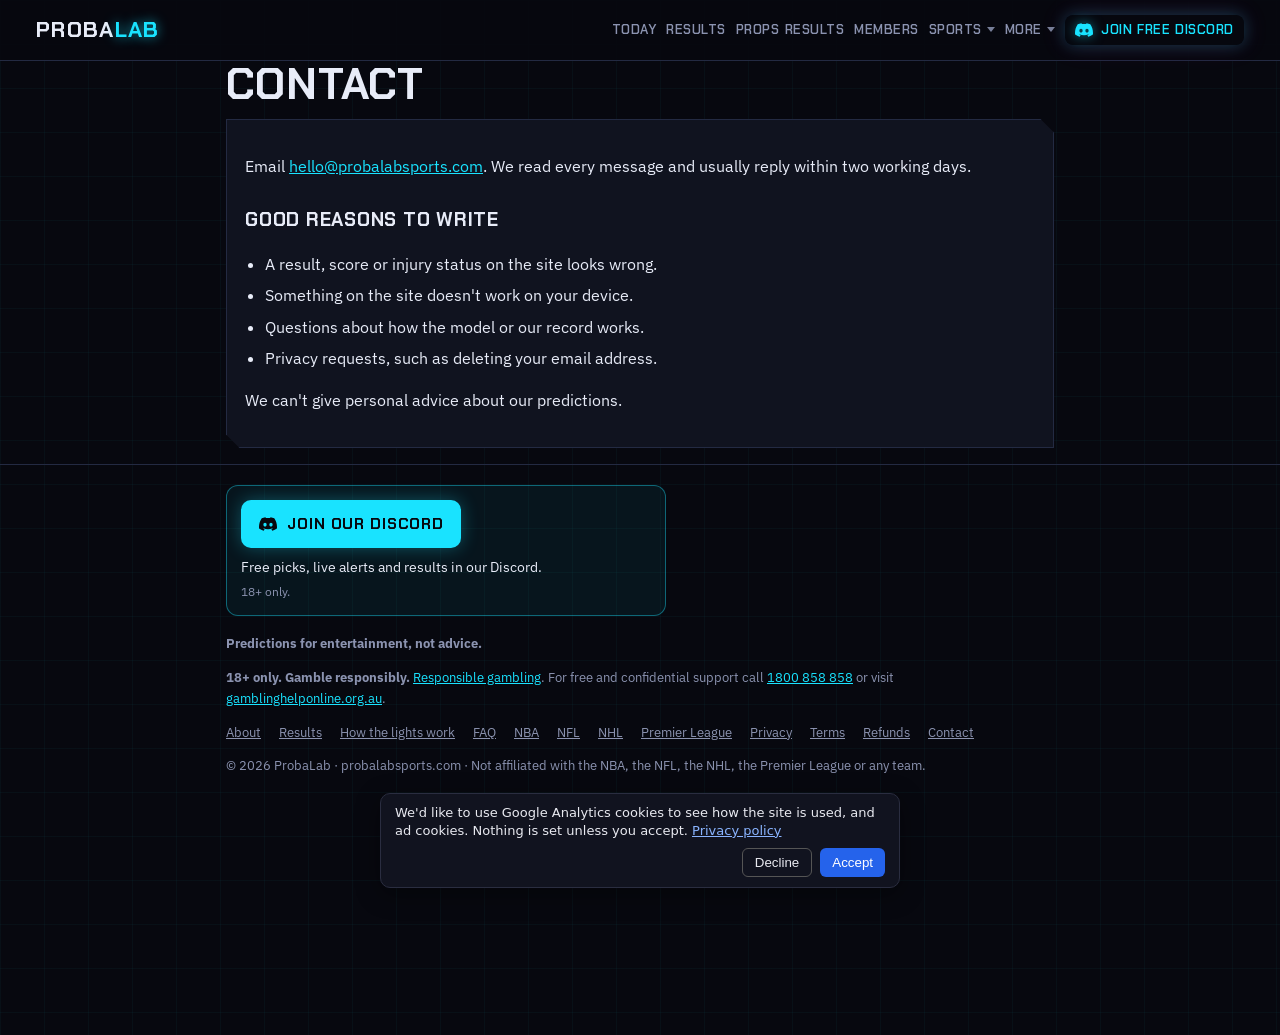
<file: contact.html>
<!doctype html>
<html lang="en-AU">
<head>
<!-- Google Analytics 4 (G-SS0L9DMVG3), Consent Mode v2: loads only after Accept --><script src="/consent.js"></script>
<script async src="https://pagead2.googlesyndication.com/pagead/js/adsbygoogle.js?client=ca-pub-9777350158785226" crossorigin="anonymous"></script>
<meta charset="utf-8">
<meta name="viewport" content="width=device-width, initial-scale=1, viewport-fit=cover">
<meta name="theme-color" content="#07080f">
<title>Contact | ProbaLab</title>
<meta name="description" content="Get in touch with ProbaLab.">
<link rel="canonical" href="https://probalabsports.com/contact">
<meta property="og:site_name" content="ProbaLab">
<meta property="og:type" content="website">
<meta property="og:title" content="Contact | ProbaLab">
<meta property="og:description" content="Get in touch with ProbaLab.">
<meta property="og:url" content="https://probalabsports.com/contact">
<meta property="og:image" content="https://probalabsports.com/og-image.png">
<meta property="og:image:width" content="1200">
<meta property="og:image:height" content="630">
<meta name="twitter:card" content="summary_large_image">
<meta name="twitter:title" content="Contact | ProbaLab">
<meta name="twitter:description" content="Get in touch with ProbaLab.">
<meta name="twitter:image" content="https://probalabsports.com/og-image.png">
<link rel="icon" href="/favicon.svg" type="image/svg+xml">
<link rel="icon" href="/favicon-32.png" sizes="32x32" type="image/png">
<link rel="apple-touch-icon" href="/apple-touch-icon.png">
<link rel="manifest" href="/site.webmanifest">
<link rel="preconnect" href="https://fonts.googleapis.com">
<link rel="preconnect" href="https://fonts.gstatic.com" crossorigin>
<link rel="stylesheet" href="https://fonts.googleapis.com/css2?family=Chakra+Petch:wght@600;700&family=IBM+Plex+Sans:wght@400;600&family=JetBrains+Mono:wght@400;500&display=swap">
<link rel="stylesheet" href="/page.css">
<link rel="stylesheet" href="/site-nav.css">
<link rel="stylesheet" href="/phone.css">
<meta name="apple-mobile-web-app-capable" content="yes">
<meta name="mobile-web-app-capable" content="yes">
<meta name="apple-mobile-web-app-title" content="ProbaLab">
<meta name="apple-mobile-web-app-status-bar-style" content="black">

</head>
<body>
<header class="top site-head"><div class="wrap">
  <a class="brand" href="/">Proba<b>Lab</b></a>
  <a class="nav-today" href="/today">Today</a>
  <button type="button" class="nav-toggle" aria-expanded="false" aria-controls="site-menu" aria-label="Open menu">Menu</button>
  <nav id="site-menu" class="site-nav" aria-label="Main"><a href="/today">Today</a><a href="/results">Results</a><a href="/props/results">Props Results</a><a href="/members">Members</a><div class="nav-dd" data-nav-dd>
    <button type="button" class="nav-dd-btn" aria-expanded="false" aria-controls="nav-sports-menu" aria-haspopup="menu">Sports</button>
    <div id="nav-sports-menu" class="nav-dd-panel" role="menu" hidden><a href="/nba" role="menuitem">NBA</a><a href="/props/nba" role="menuitem" class="nav-sub">Player props</a><a href="/nfl" role="menuitem">NFL</a><a href="/props/nfl" role="menuitem" class="nav-sub">Player props</a><a href="/nhl" role="menuitem">NHL</a><a href="/props/nhl" role="menuitem" class="nav-sub">Player props</a><a href="/epl" role="menuitem">EPL</a></div>
  </div><div class="nav-dd" data-nav-dd>
    <button type="button" class="nav-dd-btn" aria-expanded="false" aria-controls="nav-more-menu" aria-haspopup="menu">More</button>
    <div id="nav-more-menu" class="nav-dd-panel" role="menu" hidden><a href="/teams" role="menuitem">Teams</a><a href="/injuries" role="menuitem">Injuries</a><a href="/accuracy" role="menuitem">Accuracy</a><a href="/lights" role="menuitem">Lights</a><a href="/how-it-works" role="menuitem">How it works</a><a href="/about" role="menuitem">About</a><a href="https://x.com/probalabsports" role="menuitem" target="_blank" rel="noopener noreferrer">X · @probalabsports</a></div>
  </div><a class="discord-cta discord-cta-nav" href="https://discord.gg/B8Q2hH26hV" target="_blank" rel="noopener noreferrer"><svg class="discord-ico" viewBox="0 0 24 24" width="18" height="18" aria-hidden="true" focusable="false"><path fill="currentColor" d="M20.317 4.37a19.79 19.79 0 0 0-4.885-1.515.074.074 0 0 0-.079.037c-.21.375-.444.864-.608 1.25a18.27 18.27 0 0 0-5.487 0 12.64 12.64 0 0 0-.617-1.25.077.077 0 0 0-.079-.037A19.74 19.74 0 0 0 3.677 4.37a.07.07 0 0 0-.032.027C.533 9.046-.32 13.58.099 18.057a.082.082 0 0 0 .031.057 19.9 19.9 0 0 0 5.993 3.03.078.078 0 0 0 .084-.028 14.09 14.09 0 0 0 1.226-1.994.076.076 0 0 0-.041-.106 13.11 13.11 0 0 1-1.872-.892.077.077 0 0 1-.008-.128 10.2 10.2 0 0 0 .372-.292.074.074 0 0 1 .077-.01c3.928 1.793 8.18 1.793 12.062 0a.074.074 0 0 1 .078.01c.12.098.246.198.373.292a.077.077 0 0 1-.006.127 12.3 12.3 0 0 1-1.873.892.077.077 0 0 0-.041.107c.36.698.772 1.362 1.225 1.993a.076.076 0 0 0 .084.028 19.84 19.84 0 0 0 6.002-3.03.077.077 0 0 0 .032-.054c.5-5.177-.838-9.674-3.549-13.66a.061.061 0 0 0-.031-.03zM8.02 15.33c-1.183 0-2.157-1.085-2.157-2.419 0-1.333.956-2.419 2.157-2.419 1.21 0 2.176 1.096 2.157 2.42 0 1.333-.956 2.418-2.157 2.418zm7.975 0c-1.183 0-2.157-1.085-2.157-2.419 0-1.333.955-2.419 2.157-2.419 1.21 0 2.176 1.096 2.157 2.42 0 1.333-.946 2.418-2.157 2.418z"/></svg><span>Join free Discord</span></a></nav>
</div></header>
<main class="wrap">
<div class="legal"><h1>Contact</h1>
<section class="panel">
<p>Email <a href="mailto:hello@probalabsports.com">hello@probalabsports.com</a>. We read every message and usually reply within two working days.</p>
<h2>Good reasons to write</h2>
<ul>
<li>A result, score or injury status on the site looks wrong.</li>
<li>Something on the site doesn't work on your device.</li>
<li>Questions about how the model or our record works.</li>
<li>Privacy requests, such as deleting your email address.</li>
</ul>
<p>We can't give personal advice about our predictions.</p>
</section></div>
</main>
<footer><div class="wrap">
  <div class="discord-join" id="newsletter" data-discord-join="contact">
  <a class="discord-join-btn" href="https://discord.gg/B8Q2hH26hV" target="_blank" rel="noopener noreferrer"><svg class="discord-ico" viewBox="0 0 24 24" width="18" height="18" aria-hidden="true" focusable="false"><path fill="currentColor" d="M20.317 4.37a19.79 19.79 0 0 0-4.885-1.515.074.074 0 0 0-.079.037c-.21.375-.444.864-.608 1.25a18.27 18.27 0 0 0-5.487 0 12.64 12.64 0 0 0-.617-1.25.077.077 0 0 0-.079-.037A19.74 19.74 0 0 0 3.677 4.37a.07.07 0 0 0-.032.027C.533 9.046-.32 13.58.099 18.057a.082.082 0 0 0 .031.057 19.9 19.9 0 0 0 5.993 3.03.078.078 0 0 0 .084-.028 14.09 14.09 0 0 0 1.226-1.994.076.076 0 0 0-.041-.106 13.11 13.11 0 0 1-1.872-.892.077.077 0 0 1-.008-.128 10.2 10.2 0 0 0 .372-.292.074.074 0 0 1 .077-.01c3.928 1.793 8.18 1.793 12.062 0a.074.074 0 0 1 .078.01c.12.098.246.198.373.292a.077.077 0 0 1-.006.127 12.3 12.3 0 0 1-1.873.892.077.077 0 0 0-.041.107c.36.698.772 1.362 1.225 1.993a.076.076 0 0 0 .084.028 19.84 19.84 0 0 0 6.002-3.03.077.077 0 0 0 .032-.054c.5-5.177-.838-9.674-3.549-13.66a.061.061 0 0 0-.031-.03zM8.02 15.33c-1.183 0-2.157-1.085-2.157-2.419 0-1.333.956-2.419 2.157-2.419 1.21 0 2.176 1.096 2.157 2.42 0 1.333-.956 2.418-2.157 2.418zm7.975 0c-1.183 0-2.157-1.085-2.157-2.419 0-1.333.955-2.419 2.157-2.419 1.21 0 2.176 1.096 2.157 2.42 0 1.333-.946 2.418-2.157 2.418z"/></svg><span>Join our Discord</span></a>
  <p class="discord-join-line">Free picks, live alerts and results in our Discord.</p>
  <p class="discord-join-age">18+ only.</p>
</div>
  <p><b>Predictions for entertainment, not advice.</b></p>
  <p class="small"><b>18+ only. Gamble responsibly.</b> <a href="/responsible-gambling">Responsible gambling</a>. For free and confidential support call <a href="tel:1800858858">1800 858 858</a> or visit <a href="https://www.gamblinghelponline.org.au" rel="noopener" target="_blank">gamblinghelponline.org.au</a>.</p>
  <p class="links"><a href="/about">About</a><a href="/results">Results</a><a href="/lights">How the lights work</a><a href="/faq">FAQ</a><a href="/nba">NBA</a><a href="/nfl">NFL</a><a href="/nhl">NHL</a><a href="/epl">Premier League</a><a href="/privacy">Privacy</a><a href="/terms">Terms</a><a href="/refund">Refunds</a><a href="/contact">Contact</a></p>
  <p>© 2026 ProbaLab · probalabsports.com · Not affiliated with the NBA, the NFL, the NHL, the Premier League or any team.</p>
</div></footer>
<script>
// show times in the reader's own time zone
document.querySelectorAll("time[data-local]").forEach(function (t) {
  try { t.textContent = new Intl.DateTimeFormat(undefined, { weekday: "short", day: "numeric", month: "short", hour: "numeric", minute: "2-digit", timeZoneName: "short" }).format(new Date(t.getAttribute("datetime"))); } catch (e) {}
});
</script>
<script src="/site-nav.js"></script>
<script src="/lights.js"></script>
<script src="/phone-core.js"></script>
<script src="/phone.js"></script>
<!-- Cloudflare Web Analytics --><script defer src='https://static.cloudflareinsights.com/beacon.min.js' data-cf-beacon='{"token": "57d222ff2aaf4fd39b6d82524fe356ca"}'></script><!-- End Cloudflare Web Analytics -->
</body>
</html>
</file>
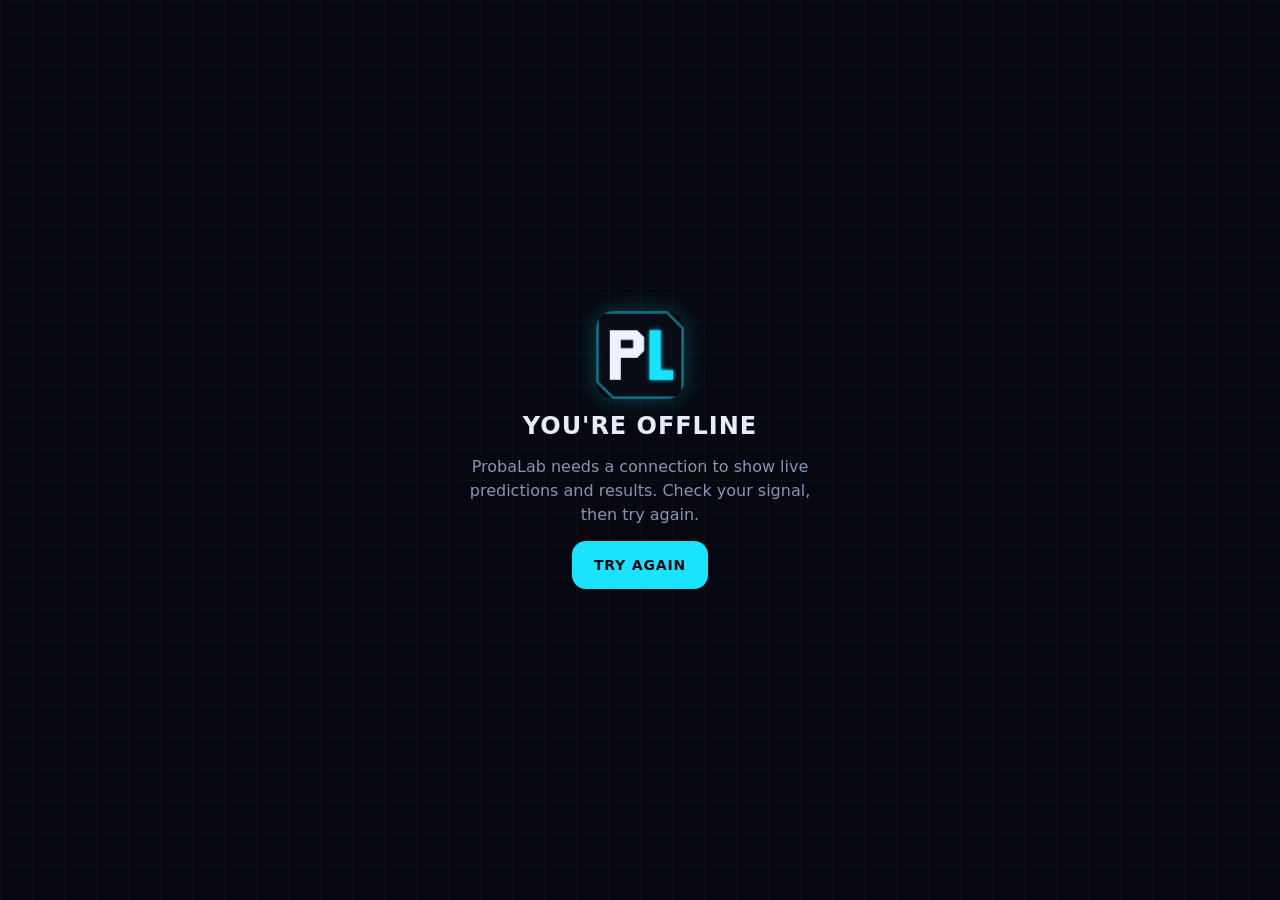
<file: offline.html>
<!doctype html>
<html lang="en-AU">
<head>
<meta charset="utf-8">
<meta name="viewport" content="width=device-width, initial-scale=1, viewport-fit=cover">
<meta name="robots" content="noindex">
<meta name="theme-color" content="#07080f">
<title>Offline | ProbaLab</title>
<link rel="icon" href="/favicon.svg" type="image/svg+xml">
<style>
  :root { color-scheme: dark; }
  * { box-sizing: border-box; }
  body { margin: 0; min-height: 100vh; display: grid; place-items: center; padding: 24px; background: #07080f; color: #e8ecf8;
    font: 16px/1.5 "IBM Plex Sans", system-ui, -apple-system, "Segoe UI", sans-serif;
    background-image: linear-gradient(rgba(25,227,255,.035) 1px, transparent 1px), linear-gradient(90deg, rgba(25,227,255,.035) 1px, transparent 1px);
    background-size: 32px 32px; }
  main { max-width: 360px; text-align: center; display: grid; gap: 14px; justify-items: center; }
  img { border-radius: 18px; box-shadow: 0 0 24px rgba(25,227,255,.25); }
  h1 { margin: 0; font: 700 24px/1.15 "Chakra Petch", "Arial Narrow", system-ui, sans-serif; text-transform: uppercase; letter-spacing: .04em; }
  p { margin: 0; color: #8b93b0; }
  button { min-height: 48px; padding: 0 22px; border: 0; border-radius: 14px; background: #19e3ff; color: #07080f;
    font: 700 14px "Chakra Petch", system-ui, sans-serif; text-transform: uppercase; letter-spacing: .06em; cursor: pointer; }
</style>
</head>
<body>
<main>
  <img src="/icon-192.png" width="88" height="88" alt="ProbaLab">
  <h1>You're offline</h1>
  <p>ProbaLab needs a connection to show live predictions and results. Check your signal, then try again.</p>
  <button type="button" onclick="location.reload()">Try again</button>
</main>
</body>
</html>
</file>
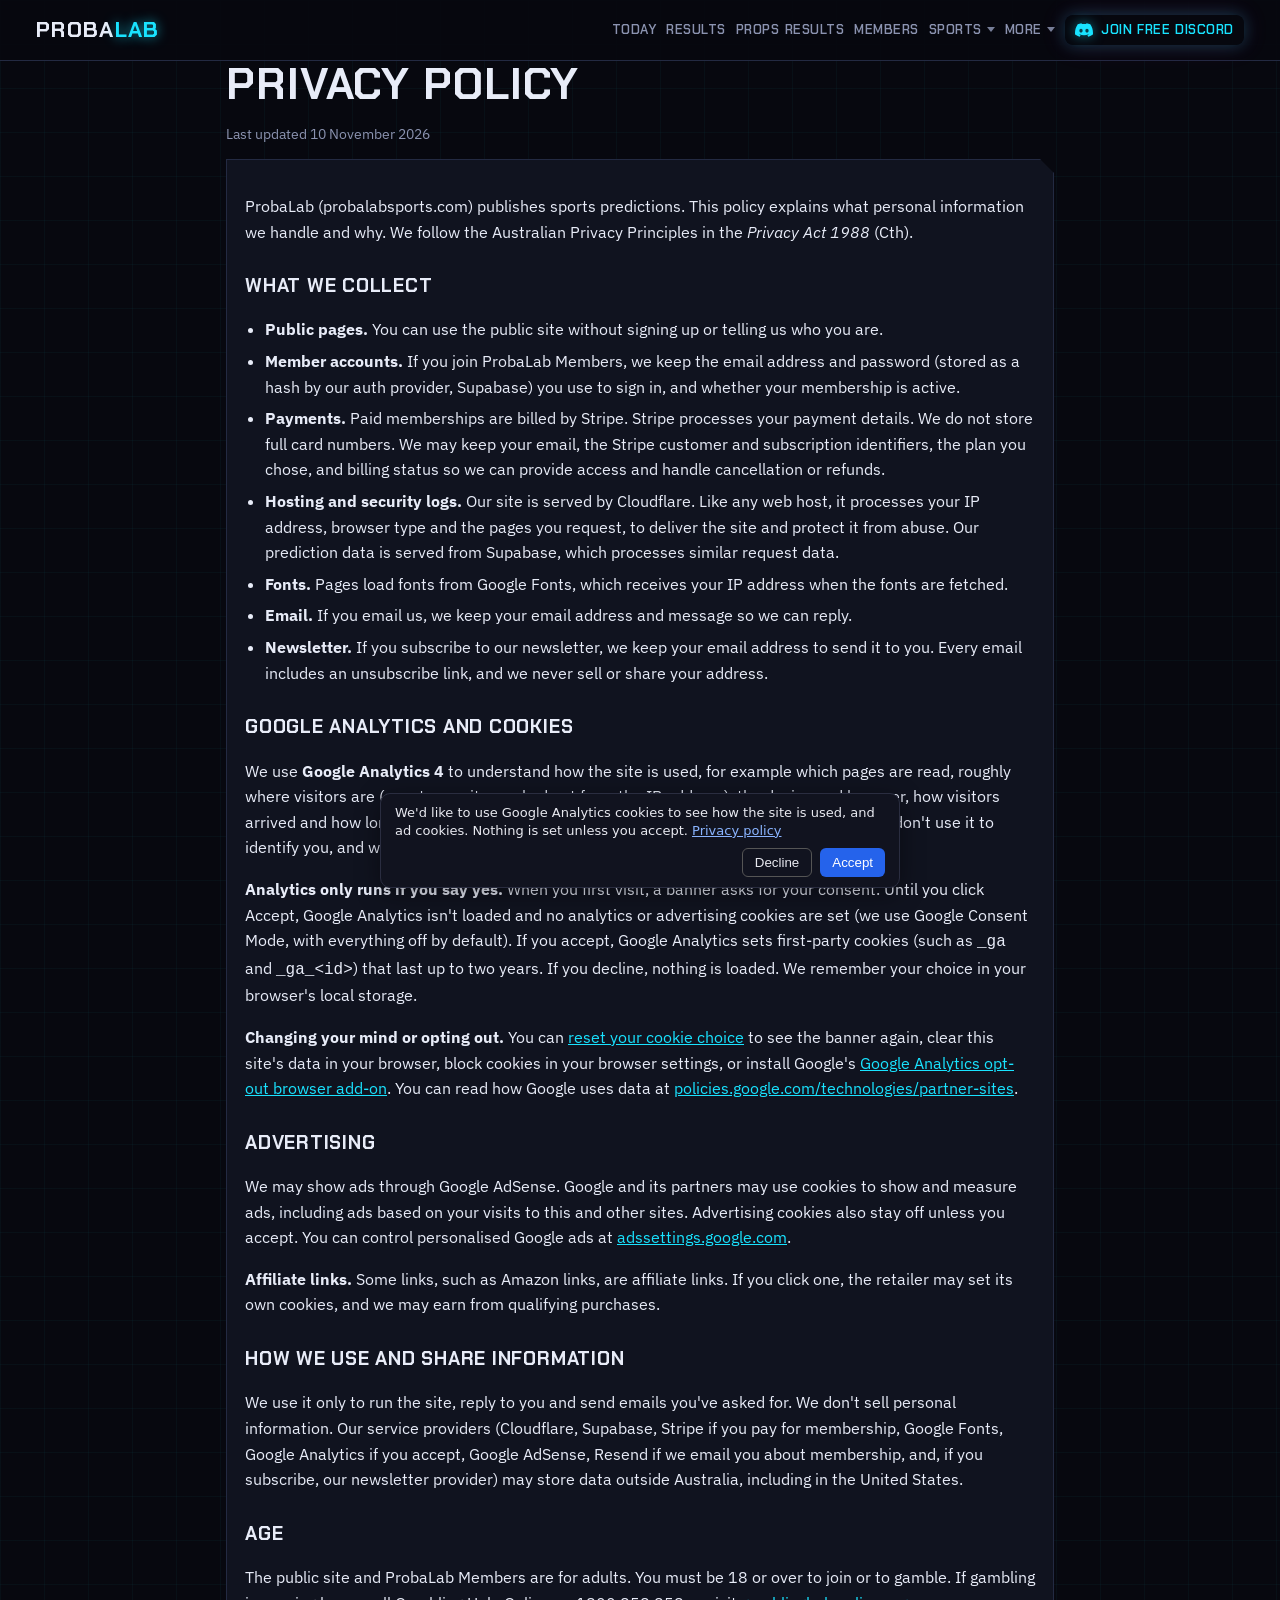
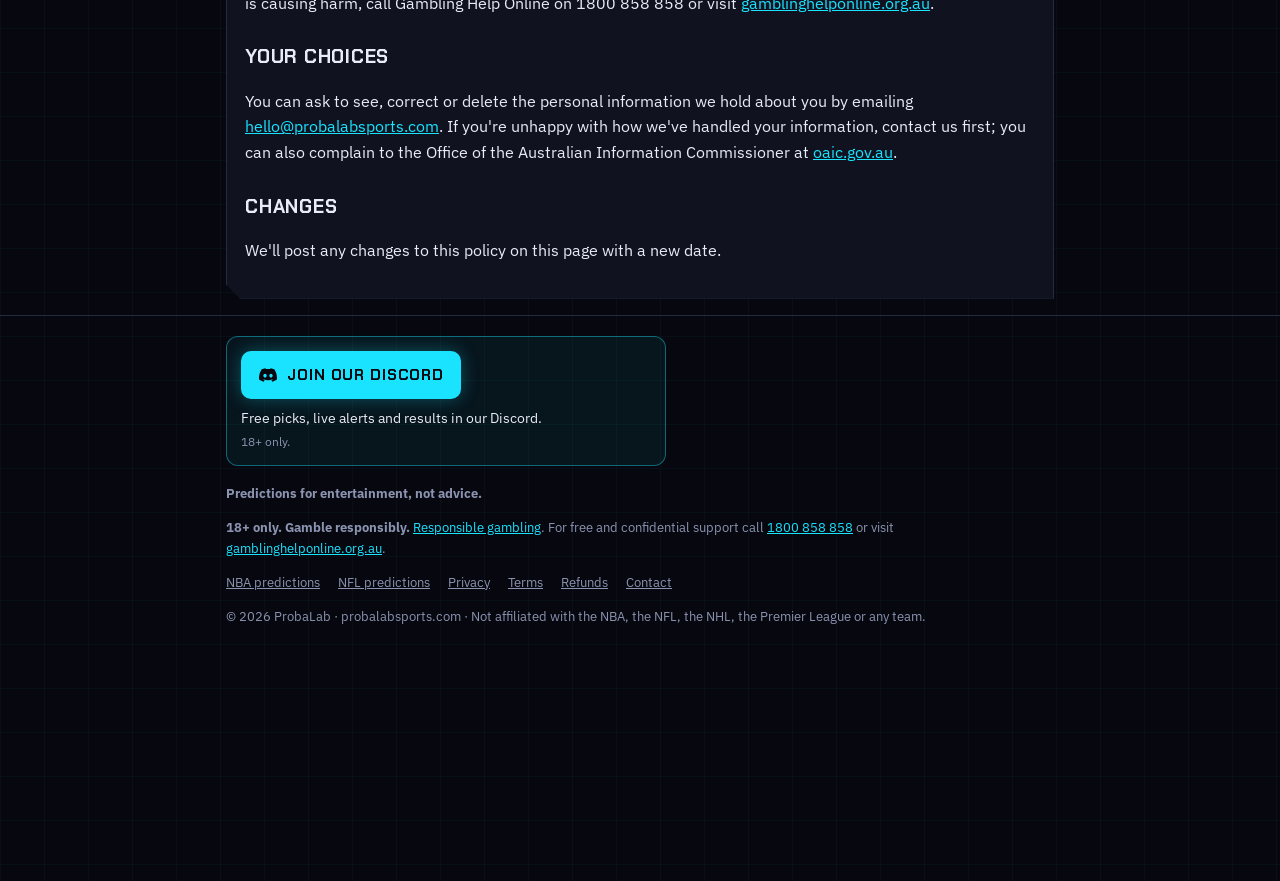
<file: privacy.html>
<!doctype html>
<html lang="en-AU">
<head>
<!-- Google Analytics 4 (G-SS0L9DMVG3), Consent Mode v2: loads only after Accept --><script src="/consent.js"></script>
<script async src="https://pagead2.googlesyndication.com/pagead/js/adsbygoogle.js?client=ca-pub-9777350158785226" crossorigin="anonymous"></script>
<meta charset="utf-8">
<meta name="viewport" content="width=device-width, initial-scale=1, viewport-fit=cover">
<meta name="theme-color" content="#07080f">
<title>Privacy Policy | ProbaLab</title>
<meta name="description" content="How ProbaLab handles personal information.">
<link rel="canonical" href="https://probalabsports.com/privacy">
<meta property="og:site_name" content="ProbaLab">
<meta property="og:type" content="website">
<meta property="og:title" content="Privacy Policy | ProbaLab">
<meta property="og:description" content="How ProbaLab handles personal information.">
<meta property="og:url" content="https://probalabsports.com/privacy">
<meta property="og:image" content="https://probalabsports.com/og-image.png">
<meta property="og:image:width" content="1200">
<meta property="og:image:height" content="630">
<meta name="twitter:card" content="summary_large_image">
<meta name="twitter:title" content="Privacy Policy | ProbaLab">
<meta name="twitter:description" content="How ProbaLab handles personal information.">
<meta name="twitter:image" content="https://probalabsports.com/og-image.png">
<link rel="icon" href="/favicon.svg" type="image/svg+xml">
<link rel="icon" href="/favicon-32.png" sizes="32x32" type="image/png">
<link rel="apple-touch-icon" href="/apple-touch-icon.png">
<link rel="manifest" href="/site.webmanifest">
<link rel="preconnect" href="https://fonts.googleapis.com">
<link rel="preconnect" href="https://fonts.gstatic.com" crossorigin>
<link rel="stylesheet" href="https://fonts.googleapis.com/css2?family=Chakra+Petch:wght@600;700&family=IBM+Plex+Sans:wght@400;600&family=JetBrains+Mono:wght@400;500&display=swap">
<link rel="stylesheet" href="/page.css">
<link rel="stylesheet" href="/site-nav.css">
<link rel="stylesheet" href="/phone.css">
<meta name="apple-mobile-web-app-capable" content="yes">
<meta name="mobile-web-app-capable" content="yes">
<meta name="apple-mobile-web-app-title" content="ProbaLab">
<meta name="apple-mobile-web-app-status-bar-style" content="black">

</head>
<body>
<header class="top site-head"><div class="wrap">
  <a class="brand" href="/">Proba<b>Lab</b></a>
  <a class="nav-today" href="/today">Today</a>
  <button type="button" class="nav-toggle" aria-expanded="false" aria-controls="site-menu" aria-label="Open menu">Menu</button>
  <nav id="site-menu" class="site-nav" aria-label="Main"><a href="/today">Today</a><a href="/results">Results</a><a href="/props/results">Props Results</a><a href="/members">Members</a><div class="nav-dd" data-nav-dd>
    <button type="button" class="nav-dd-btn" aria-expanded="false" aria-controls="nav-sports-menu" aria-haspopup="menu">Sports</button>
    <div id="nav-sports-menu" class="nav-dd-panel" role="menu" hidden><a href="/nba" role="menuitem">NBA</a><a href="/props/nba" role="menuitem" class="nav-sub">Player props</a><a href="/nfl" role="menuitem">NFL</a><a href="/props/nfl" role="menuitem" class="nav-sub">Player props</a><a href="/nhl" role="menuitem">NHL</a><a href="/props/nhl" role="menuitem" class="nav-sub">Player props</a><a href="/epl" role="menuitem">EPL</a></div>
  </div><div class="nav-dd" data-nav-dd>
    <button type="button" class="nav-dd-btn" aria-expanded="false" aria-controls="nav-more-menu" aria-haspopup="menu">More</button>
    <div id="nav-more-menu" class="nav-dd-panel" role="menu" hidden><a href="/teams" role="menuitem">Teams</a><a href="/injuries" role="menuitem">Injuries</a><a href="/accuracy" role="menuitem">Accuracy</a><a href="/lights" role="menuitem">Lights</a><a href="/how-it-works" role="menuitem">How it works</a><a href="/about" role="menuitem">About</a><a href="https://x.com/probalabsports" role="menuitem" target="_blank" rel="noopener noreferrer">X · @probalabsports</a></div>
  </div><a class="discord-cta discord-cta-nav" href="https://discord.gg/B8Q2hH26hV" target="_blank" rel="noopener noreferrer"><svg class="discord-ico" viewBox="0 0 24 24" width="18" height="18" aria-hidden="true" focusable="false"><path fill="currentColor" d="M20.317 4.37a19.79 19.79 0 0 0-4.885-1.515.074.074 0 0 0-.079.037c-.21.375-.444.864-.608 1.25a18.27 18.27 0 0 0-5.487 0 12.64 12.64 0 0 0-.617-1.25.077.077 0 0 0-.079-.037A19.74 19.74 0 0 0 3.677 4.37a.07.07 0 0 0-.032.027C.533 9.046-.32 13.58.099 18.057a.082.082 0 0 0 .031.057 19.9 19.9 0 0 0 5.993 3.03.078.078 0 0 0 .084-.028 14.09 14.09 0 0 0 1.226-1.994.076.076 0 0 0-.041-.106 13.11 13.11 0 0 1-1.872-.892.077.077 0 0 1-.008-.128 10.2 10.2 0 0 0 .372-.292.074.074 0 0 1 .077-.01c3.928 1.793 8.18 1.793 12.062 0a.074.074 0 0 1 .078.01c.12.098.246.198.373.292a.077.077 0 0 1-.006.127 12.3 12.3 0 0 1-1.873.892.077.077 0 0 0-.041.107c.36.698.772 1.362 1.225 1.993a.076.076 0 0 0 .084.028 19.84 19.84 0 0 0 6.002-3.03.077.077 0 0 0 .032-.054c.5-5.177-.838-9.674-3.549-13.66a.061.061 0 0 0-.031-.03zM8.02 15.33c-1.183 0-2.157-1.085-2.157-2.419 0-1.333.956-2.419 2.157-2.419 1.21 0 2.176 1.096 2.157 2.42 0 1.333-.956 2.418-2.157 2.418zm7.975 0c-1.183 0-2.157-1.085-2.157-2.419 0-1.333.955-2.419 2.157-2.419 1.21 0 2.176 1.096 2.157 2.42 0 1.333-.946 2.418-2.157 2.418z"/></svg><span>Join free Discord</span></a></nav>
</div></header>
<main class="wrap">
<div class="legal"><h1>Privacy policy</h1><p class="note">Last updated 10 November 2026</p>
<section class="panel">
<p>ProbaLab (probalabsports.com) publishes sports predictions. This policy explains what personal information we handle and why. We follow the Australian Privacy Principles in the <i>Privacy Act 1988</i> (Cth).</p>
<h2>What we collect</h2>
<ul>
<li><b>Public pages.</b> You can use the public site without signing up or telling us who you are.</li>
<li><b>Member accounts.</b> If you join ProbaLab Members, we keep the email address and password (stored as a hash by our auth provider, Supabase) you use to sign in, and whether your membership is active.</li>
<li><b>Payments.</b> Paid memberships are billed by Stripe. Stripe processes your payment details. We do not store full card numbers. We may keep your email, the Stripe customer and subscription identifiers, the plan you chose, and billing status so we can provide access and handle cancellation or refunds.</li>
<li><b>Hosting and security logs.</b> Our site is served by Cloudflare. Like any web host, it processes your IP address, browser type and the pages you request, to deliver the site and protect it from abuse. Our prediction data is served from Supabase, which processes similar request data.</li>
<li><b>Fonts.</b> Pages load fonts from Google Fonts, which receives your IP address when the fonts are fetched.</li>
<li><b>Email.</b> If you email us, we keep your email address and message so we can reply.</li>
<li><b>Newsletter.</b> If you subscribe to our newsletter, we keep your email address to send it to you. Every email includes an unsubscribe link, and we never sell or share your address.</li>
</ul>
<h2>Google Analytics and cookies</h2>
<p>We use <b>Google Analytics 4</b> to understand how the site is used, for example which pages are read, roughly where visitors are (country or city, worked out from the IP address), the device and browser, how visitors arrived and how long they stay. Google Analytics 4 does not log or store IP addresses. We don't use it to identify you, and we don't combine it with your email address.</p>
<p><b>Analytics only runs if you say yes.</b> When you first visit, a banner asks for your consent. Until you click Accept, Google Analytics isn't loaded and no analytics or advertising cookies are set (we use Google Consent Mode, with everything off by default). If you accept, Google Analytics sets first-party cookies (such as <code>_ga</code> and <code>_ga_&lt;id&gt;</code>) that last up to two years. If you decline, nothing is loaded. We remember your choice in your browser's local storage.</p>
<p><b>Changing your mind or opting out.</b> You can <a href="#" id="reset-consent">reset your cookie choice</a> to see the banner again, clear this site's data in your browser, block cookies in your browser settings, or install Google's <a href="https://tools.google.com/dlpage/gaoptout" rel="nofollow">Google Analytics opt-out browser add-on</a>. You can read how Google uses data at <a href="https://policies.google.com/technologies/partner-sites" rel="nofollow">policies.google.com/technologies/partner-sites</a>.</p>
<h2>Advertising</h2>
<p>We may show ads through Google AdSense. Google and its partners may use cookies to show and measure ads, including ads based on your visits to this and other sites. Advertising cookies also stay off unless you accept. You can control personalised Google ads at <a href="https://adssettings.google.com" rel="nofollow">adssettings.google.com</a>.</p>
<p><b>Affiliate links.</b> Some links, such as Amazon links, are affiliate links. If you click one, the retailer may set its own cookies, and we may earn from qualifying purchases.</p>
<h2>How we use and share information</h2>
<p>We use it only to run the site, reply to you and send emails you've asked for. We don't sell personal information. Our service providers (Cloudflare, Supabase, Stripe if you pay for membership, Google Fonts, Google Analytics if you accept, Google AdSense, Resend if we email you about membership, and, if you subscribe, our newsletter provider) may store data outside Australia, including in the United States.</p>
<h2>Age</h2>
<p>The public site and ProbaLab Members are for adults. You must be 18 or over to join or to gamble. If gambling is causing harm, call Gambling Help Online on 1800 858 858 or visit <a href="https://www.gamblinghelponline.org.au" rel="nofollow">gamblinghelponline.org.au</a>.</p>
<h2>Your choices</h2>
<p>You can ask to see, correct or delete the personal information we hold about you by emailing <a href="mailto:hello@probalabsports.com">hello@probalabsports.com</a>. If you're unhappy with how we've handled your information, contact us first; you can also complain to the Office of the Australian Information Commissioner at <a href="https://www.oaic.gov.au" rel="nofollow">oaic.gov.au</a>.</p>
<h2>Changes</h2>
<p>We'll post any changes to this policy on this page with a new date.</p>
</section></div>
</main>
<footer><div class="wrap">
  <div class="discord-join" id="newsletter" data-discord-join="privacy">
  <a class="discord-join-btn" href="https://discord.gg/B8Q2hH26hV" target="_blank" rel="noopener noreferrer"><svg class="discord-ico" viewBox="0 0 24 24" width="18" height="18" aria-hidden="true" focusable="false"><path fill="currentColor" d="M20.317 4.37a19.79 19.79 0 0 0-4.885-1.515.074.074 0 0 0-.079.037c-.21.375-.444.864-.608 1.25a18.27 18.27 0 0 0-5.487 0 12.64 12.64 0 0 0-.617-1.25.077.077 0 0 0-.079-.037A19.74 19.74 0 0 0 3.677 4.37a.07.07 0 0 0-.032.027C.533 9.046-.32 13.58.099 18.057a.082.082 0 0 0 .031.057 19.9 19.9 0 0 0 5.993 3.03.078.078 0 0 0 .084-.028 14.09 14.09 0 0 0 1.226-1.994.076.076 0 0 0-.041-.106 13.11 13.11 0 0 1-1.872-.892.077.077 0 0 1-.008-.128 10.2 10.2 0 0 0 .372-.292.074.074 0 0 1 .077-.01c3.928 1.793 8.18 1.793 12.062 0a.074.074 0 0 1 .078.01c.12.098.246.198.373.292a.077.077 0 0 1-.006.127 12.3 12.3 0 0 1-1.873.892.077.077 0 0 0-.041.107c.36.698.772 1.362 1.225 1.993a.076.076 0 0 0 .084.028 19.84 19.84 0 0 0 6.002-3.03.077.077 0 0 0 .032-.054c.5-5.177-.838-9.674-3.549-13.66a.061.061 0 0 0-.031-.03zM8.02 15.33c-1.183 0-2.157-1.085-2.157-2.419 0-1.333.956-2.419 2.157-2.419 1.21 0 2.176 1.096 2.157 2.42 0 1.333-.956 2.418-2.157 2.418zm7.975 0c-1.183 0-2.157-1.085-2.157-2.419 0-1.333.955-2.419 2.157-2.419 1.21 0 2.176 1.096 2.157 2.42 0 1.333-.946 2.418-2.157 2.418z"/></svg><span>Join our Discord</span></a>
  <p class="discord-join-line">Free picks, live alerts and results in our Discord.</p>
  <p class="discord-join-age">18+ only.</p>
</div>
  <p><b>Predictions for entertainment, not advice.</b></p>
  <p class="small"><b>18+ only. Gamble responsibly.</b> <a href="/responsible-gambling">Responsible gambling</a>. For free and confidential support call <a href="tel:1800858858">1800 858 858</a> or visit <a href="https://www.gamblinghelponline.org.au" rel="noopener" target="_blank">gamblinghelponline.org.au</a>.</p>
  <p class="links"><a href="/nba">NBA predictions</a><a href="/nfl">NFL predictions</a><a href="/privacy">Privacy</a><a href="/terms">Terms</a><a href="/refund">Refunds</a><a href="/contact">Contact</a></p>
  <p>© 2026 ProbaLab · probalabsports.com · Not affiliated with the NBA, the NFL, the NHL, the Premier League or any team.</p>
</div></footer>
<script>
// show times in the reader's own time zone
document.querySelectorAll("time[data-local]").forEach(function (t) {
  try { t.textContent = new Intl.DateTimeFormat(undefined, { weekday: "short", day: "numeric", month: "short", hour: "numeric", minute: "2-digit", timeZoneName: "short" }).format(new Date(t.getAttribute("datetime"))); } catch (e) {}
});
</script>
<script>var rc=document.getElementById("reset-consent");if(rc)rc.addEventListener("click",function(e){e.preventDefault();try{localStorage.removeItem("pl_consent")}catch(_){}location.reload();});</script>
<script src="/site-nav.js"></script>
<script src="/lights.js"></script>
<script src="/phone-core.js"></script>
<script src="/phone.js"></script>
<!-- Cloudflare Web Analytics --><script defer src='https://static.cloudflareinsights.com/beacon.min.js' data-cf-beacon='{"token": "57d222ff2aaf4fd39b6d82524fe356ca"}'></script><!-- End Cloudflare Web Analytics -->
</body>
</html>
</file>
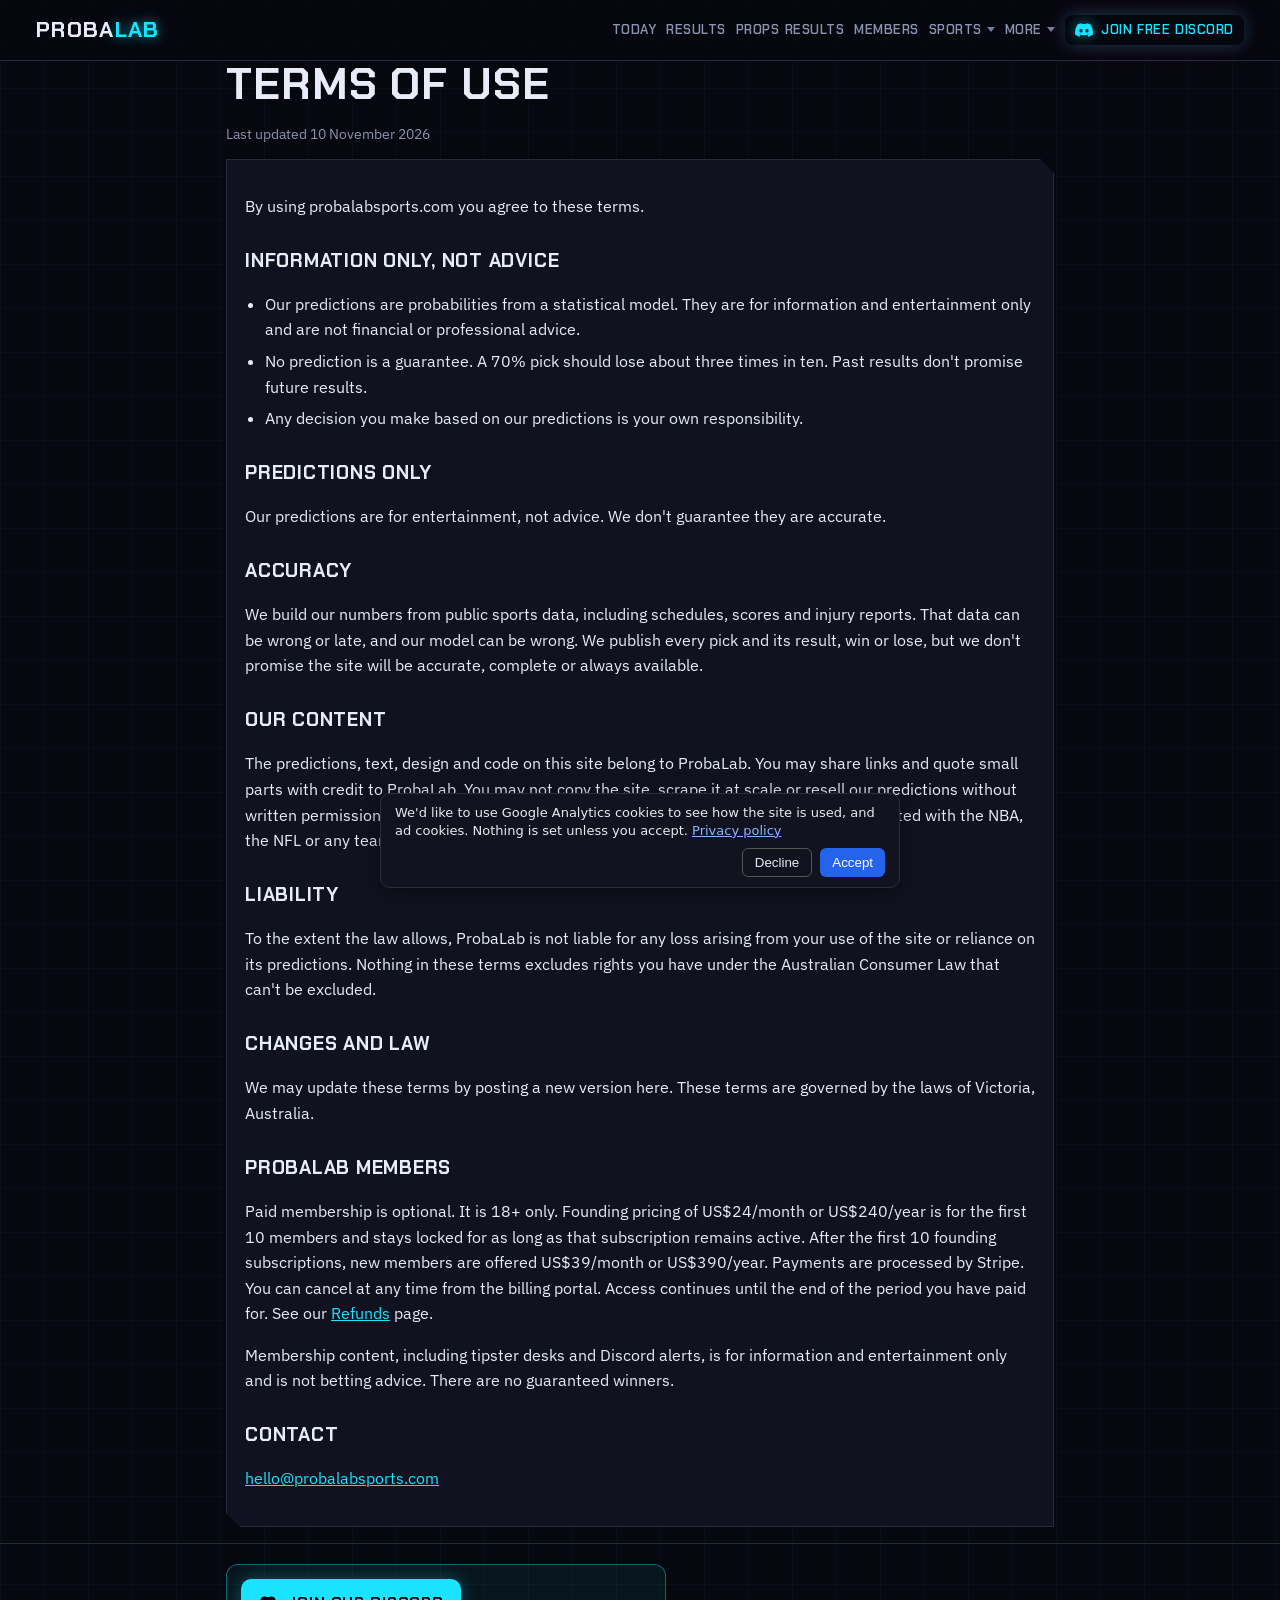
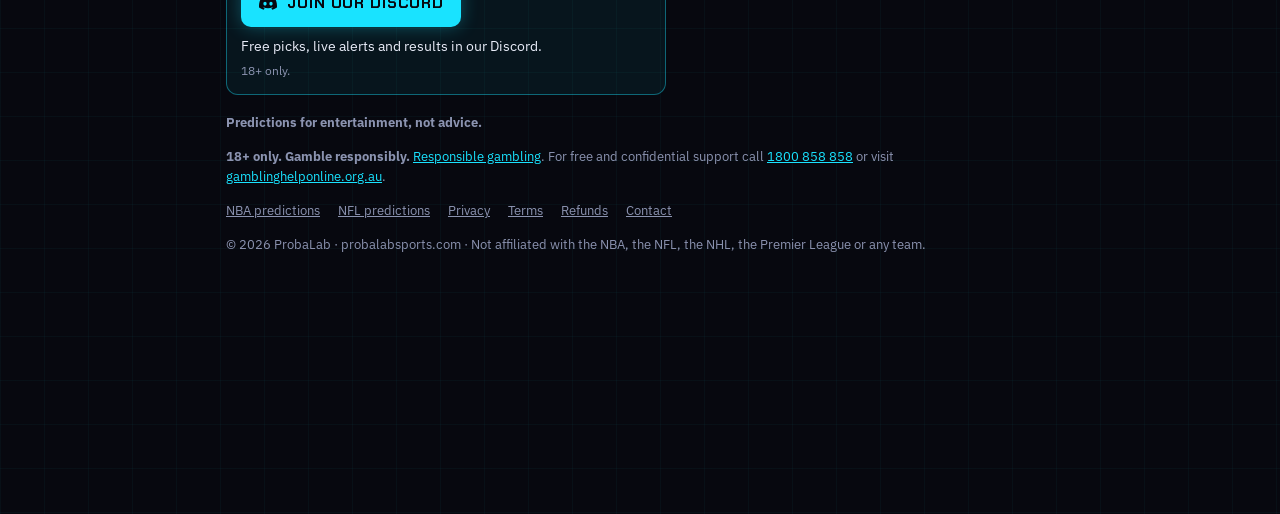
<file: terms.html>
<!doctype html>
<html lang="en-AU">
<head>
<!-- Google Analytics 4 (G-SS0L9DMVG3), Consent Mode v2: loads only after Accept --><script src="/consent.js"></script>
<script async src="https://pagead2.googlesyndication.com/pagead/js/adsbygoogle.js?client=ca-pub-9777350158785226" crossorigin="anonymous"></script>
<meta charset="utf-8">
<meta name="viewport" content="width=device-width, initial-scale=1, viewport-fit=cover">
<meta name="theme-color" content="#07080f">
<title>Terms of Use | ProbaLab</title>
<meta name="description" content="The terms for using ProbaLab&#39;s predictions and website.">
<link rel="canonical" href="https://probalabsports.com/terms">
<meta property="og:site_name" content="ProbaLab">
<meta property="og:type" content="website">
<meta property="og:title" content="Terms of Use | ProbaLab">
<meta property="og:description" content="The terms for using ProbaLab&#39;s predictions and website.">
<meta property="og:url" content="https://probalabsports.com/terms">
<meta property="og:image" content="https://probalabsports.com/og-image.png">
<meta property="og:image:width" content="1200">
<meta property="og:image:height" content="630">
<meta name="twitter:card" content="summary_large_image">
<meta name="twitter:title" content="Terms of Use | ProbaLab">
<meta name="twitter:description" content="The terms for using ProbaLab&#39;s predictions and website.">
<meta name="twitter:image" content="https://probalabsports.com/og-image.png">
<link rel="icon" href="/favicon.svg" type="image/svg+xml">
<link rel="icon" href="/favicon-32.png" sizes="32x32" type="image/png">
<link rel="apple-touch-icon" href="/apple-touch-icon.png">
<link rel="manifest" href="/site.webmanifest">
<link rel="preconnect" href="https://fonts.googleapis.com">
<link rel="preconnect" href="https://fonts.gstatic.com" crossorigin>
<link rel="stylesheet" href="https://fonts.googleapis.com/css2?family=Chakra+Petch:wght@600;700&family=IBM+Plex+Sans:wght@400;600&family=JetBrains+Mono:wght@400;500&display=swap">
<link rel="stylesheet" href="/page.css">
<link rel="stylesheet" href="/site-nav.css">
<link rel="stylesheet" href="/phone.css">
<meta name="apple-mobile-web-app-capable" content="yes">
<meta name="mobile-web-app-capable" content="yes">
<meta name="apple-mobile-web-app-title" content="ProbaLab">
<meta name="apple-mobile-web-app-status-bar-style" content="black">

</head>
<body>
<header class="top site-head"><div class="wrap">
  <a class="brand" href="/">Proba<b>Lab</b></a>
  <a class="nav-today" href="/today">Today</a>
  <button type="button" class="nav-toggle" aria-expanded="false" aria-controls="site-menu" aria-label="Open menu">Menu</button>
  <nav id="site-menu" class="site-nav" aria-label="Main"><a href="/today">Today</a><a href="/results">Results</a><a href="/props/results">Props Results</a><a href="/members">Members</a><div class="nav-dd" data-nav-dd>
    <button type="button" class="nav-dd-btn" aria-expanded="false" aria-controls="nav-sports-menu" aria-haspopup="menu">Sports</button>
    <div id="nav-sports-menu" class="nav-dd-panel" role="menu" hidden><a href="/nba" role="menuitem">NBA</a><a href="/props/nba" role="menuitem" class="nav-sub">Player props</a><a href="/nfl" role="menuitem">NFL</a><a href="/props/nfl" role="menuitem" class="nav-sub">Player props</a><a href="/nhl" role="menuitem">NHL</a><a href="/props/nhl" role="menuitem" class="nav-sub">Player props</a><a href="/epl" role="menuitem">EPL</a></div>
  </div><div class="nav-dd" data-nav-dd>
    <button type="button" class="nav-dd-btn" aria-expanded="false" aria-controls="nav-more-menu" aria-haspopup="menu">More</button>
    <div id="nav-more-menu" class="nav-dd-panel" role="menu" hidden><a href="/teams" role="menuitem">Teams</a><a href="/injuries" role="menuitem">Injuries</a><a href="/accuracy" role="menuitem">Accuracy</a><a href="/lights" role="menuitem">Lights</a><a href="/how-it-works" role="menuitem">How it works</a><a href="/about" role="menuitem">About</a><a href="https://x.com/probalabsports" role="menuitem" target="_blank" rel="noopener noreferrer">X · @probalabsports</a></div>
  </div><a class="discord-cta discord-cta-nav" href="https://discord.gg/B8Q2hH26hV" target="_blank" rel="noopener noreferrer"><svg class="discord-ico" viewBox="0 0 24 24" width="18" height="18" aria-hidden="true" focusable="false"><path fill="currentColor" d="M20.317 4.37a19.79 19.79 0 0 0-4.885-1.515.074.074 0 0 0-.079.037c-.21.375-.444.864-.608 1.25a18.27 18.27 0 0 0-5.487 0 12.64 12.64 0 0 0-.617-1.25.077.077 0 0 0-.079-.037A19.74 19.74 0 0 0 3.677 4.37a.07.07 0 0 0-.032.027C.533 9.046-.32 13.58.099 18.057a.082.082 0 0 0 .031.057 19.9 19.9 0 0 0 5.993 3.03.078.078 0 0 0 .084-.028 14.09 14.09 0 0 0 1.226-1.994.076.076 0 0 0-.041-.106 13.11 13.11 0 0 1-1.872-.892.077.077 0 0 1-.008-.128 10.2 10.2 0 0 0 .372-.292.074.074 0 0 1 .077-.01c3.928 1.793 8.18 1.793 12.062 0a.074.074 0 0 1 .078.01c.12.098.246.198.373.292a.077.077 0 0 1-.006.127 12.3 12.3 0 0 1-1.873.892.077.077 0 0 0-.041.107c.36.698.772 1.362 1.225 1.993a.076.076 0 0 0 .084.028 19.84 19.84 0 0 0 6.002-3.03.077.077 0 0 0 .032-.054c.5-5.177-.838-9.674-3.549-13.66a.061.061 0 0 0-.031-.03zM8.02 15.33c-1.183 0-2.157-1.085-2.157-2.419 0-1.333.956-2.419 2.157-2.419 1.21 0 2.176 1.096 2.157 2.42 0 1.333-.956 2.418-2.157 2.418zm7.975 0c-1.183 0-2.157-1.085-2.157-2.419 0-1.333.955-2.419 2.157-2.419 1.21 0 2.176 1.096 2.157 2.42 0 1.333-.946 2.418-2.157 2.418z"/></svg><span>Join free Discord</span></a></nav>
</div></header>
<main class="wrap">
<div class="legal"><h1>Terms of use</h1><p class="note">Last updated 10 November 2026</p>
<section class="panel">
<p>By using probalabsports.com you agree to these terms.</p>
<h2>Information only, not advice</h2>
<ul>
<li>Our predictions are probabilities from a statistical model. They are for information and entertainment only and are not financial or professional advice.</li>
<li>No prediction is a guarantee. A 70% pick should lose about three times in ten. Past results don't promise future results.</li>
<li>Any decision you make based on our predictions is your own responsibility.</li>
</ul>
<h2>Predictions only</h2>
<p>Our predictions are for entertainment, not advice. We don't guarantee they are accurate.</p>
<h2>Accuracy</h2>
<p>We build our numbers from public sports data, including schedules, scores and injury reports. That data can be wrong or late, and our model can be wrong. We publish every pick and its result, win or lose, but we don't promise the site will be accurate, complete or always available.</p>
<h2>Our content</h2>
<p>The predictions, text, design and code on this site belong to ProbaLab. You may share links and quote small parts with credit to ProbaLab. You may not copy the site, scrape it at scale or resell our predictions without written permission. Team and league names belong to their owners; ProbaLab is not affiliated with the NBA, the NFL or any team.</p>
<h2>Liability</h2>
<p>To the extent the law allows, ProbaLab is not liable for any loss arising from your use of the site or reliance on its predictions. Nothing in these terms excludes rights you have under the Australian Consumer Law that can't be excluded.</p>
<h2>Changes and law</h2>
<p>We may update these terms by posting a new version here. These terms are governed by the laws of Victoria, Australia.</p>
<h2>ProbaLab Members</h2>
<p>Paid membership is optional. It is 18+ only. Founding pricing of US$24/month or US$240/year is for the first 10 members and stays locked for as long as that subscription remains active. After the first 10 founding subscriptions, new members are offered US$39/month or US$390/year. Payments are processed by Stripe. You can cancel at any time from the billing portal. Access continues until the end of the period you have paid for. See our <a href="/refund">Refunds</a> page.</p>
<p>Membership content, including tipster desks and Discord alerts, is for information and entertainment only and is not betting advice. There are no guaranteed winners.</p>
<h2>Contact</h2>
<p><a href="mailto:hello@probalabsports.com">hello@probalabsports.com</a></p>
</section></div>
</main>
<footer><div class="wrap">
  <div class="discord-join" id="newsletter" data-discord-join="terms">
  <a class="discord-join-btn" href="https://discord.gg/B8Q2hH26hV" target="_blank" rel="noopener noreferrer"><svg class="discord-ico" viewBox="0 0 24 24" width="18" height="18" aria-hidden="true" focusable="false"><path fill="currentColor" d="M20.317 4.37a19.79 19.79 0 0 0-4.885-1.515.074.074 0 0 0-.079.037c-.21.375-.444.864-.608 1.25a18.27 18.27 0 0 0-5.487 0 12.64 12.64 0 0 0-.617-1.25.077.077 0 0 0-.079-.037A19.74 19.74 0 0 0 3.677 4.37a.07.07 0 0 0-.032.027C.533 9.046-.32 13.58.099 18.057a.082.082 0 0 0 .031.057 19.9 19.9 0 0 0 5.993 3.03.078.078 0 0 0 .084-.028 14.09 14.09 0 0 0 1.226-1.994.076.076 0 0 0-.041-.106 13.11 13.11 0 0 1-1.872-.892.077.077 0 0 1-.008-.128 10.2 10.2 0 0 0 .372-.292.074.074 0 0 1 .077-.01c3.928 1.793 8.18 1.793 12.062 0a.074.074 0 0 1 .078.01c.12.098.246.198.373.292a.077.077 0 0 1-.006.127 12.3 12.3 0 0 1-1.873.892.077.077 0 0 0-.041.107c.36.698.772 1.362 1.225 1.993a.076.076 0 0 0 .084.028 19.84 19.84 0 0 0 6.002-3.03.077.077 0 0 0 .032-.054c.5-5.177-.838-9.674-3.549-13.66a.061.061 0 0 0-.031-.03zM8.02 15.33c-1.183 0-2.157-1.085-2.157-2.419 0-1.333.956-2.419 2.157-2.419 1.21 0 2.176 1.096 2.157 2.42 0 1.333-.956 2.418-2.157 2.418zm7.975 0c-1.183 0-2.157-1.085-2.157-2.419 0-1.333.955-2.419 2.157-2.419 1.21 0 2.176 1.096 2.157 2.42 0 1.333-.946 2.418-2.157 2.418z"/></svg><span>Join our Discord</span></a>
  <p class="discord-join-line">Free picks, live alerts and results in our Discord.</p>
  <p class="discord-join-age">18+ only.</p>
</div>
  <p><b>Predictions for entertainment, not advice.</b></p>
  <p class="small"><b>18+ only. Gamble responsibly.</b> <a href="/responsible-gambling">Responsible gambling</a>. For free and confidential support call <a href="tel:1800858858">1800 858 858</a> or visit <a href="https://www.gamblinghelponline.org.au" rel="noopener" target="_blank">gamblinghelponline.org.au</a>.</p>
  <p class="links"><a href="/nba">NBA predictions</a><a href="/nfl">NFL predictions</a><a href="/privacy">Privacy</a><a href="/terms">Terms</a><a href="/refund">Refunds</a><a href="/contact">Contact</a></p>
  <p>© 2026 ProbaLab · probalabsports.com · Not affiliated with the NBA, the NFL, the NHL, the Premier League or any team.</p>
</div></footer>
<script>
// show times in the reader's own time zone
document.querySelectorAll("time[data-local]").forEach(function (t) {
  try { t.textContent = new Intl.DateTimeFormat(undefined, { weekday: "short", day: "numeric", month: "short", hour: "numeric", minute: "2-digit", timeZoneName: "short" }).format(new Date(t.getAttribute("datetime"))); } catch (e) {}
});
</script>
<script src="/site-nav.js"></script>
<script src="/lights.js"></script>
<script src="/phone-core.js"></script>
<script src="/phone.js"></script>
<!-- Cloudflare Web Analytics --><script defer src='https://static.cloudflareinsights.com/beacon.min.js' data-cf-beacon='{"token": "57d222ff2aaf4fd39b6d82524fe356ca"}'></script><!-- End Cloudflare Web Analytics -->
</body>
</html>
</file>
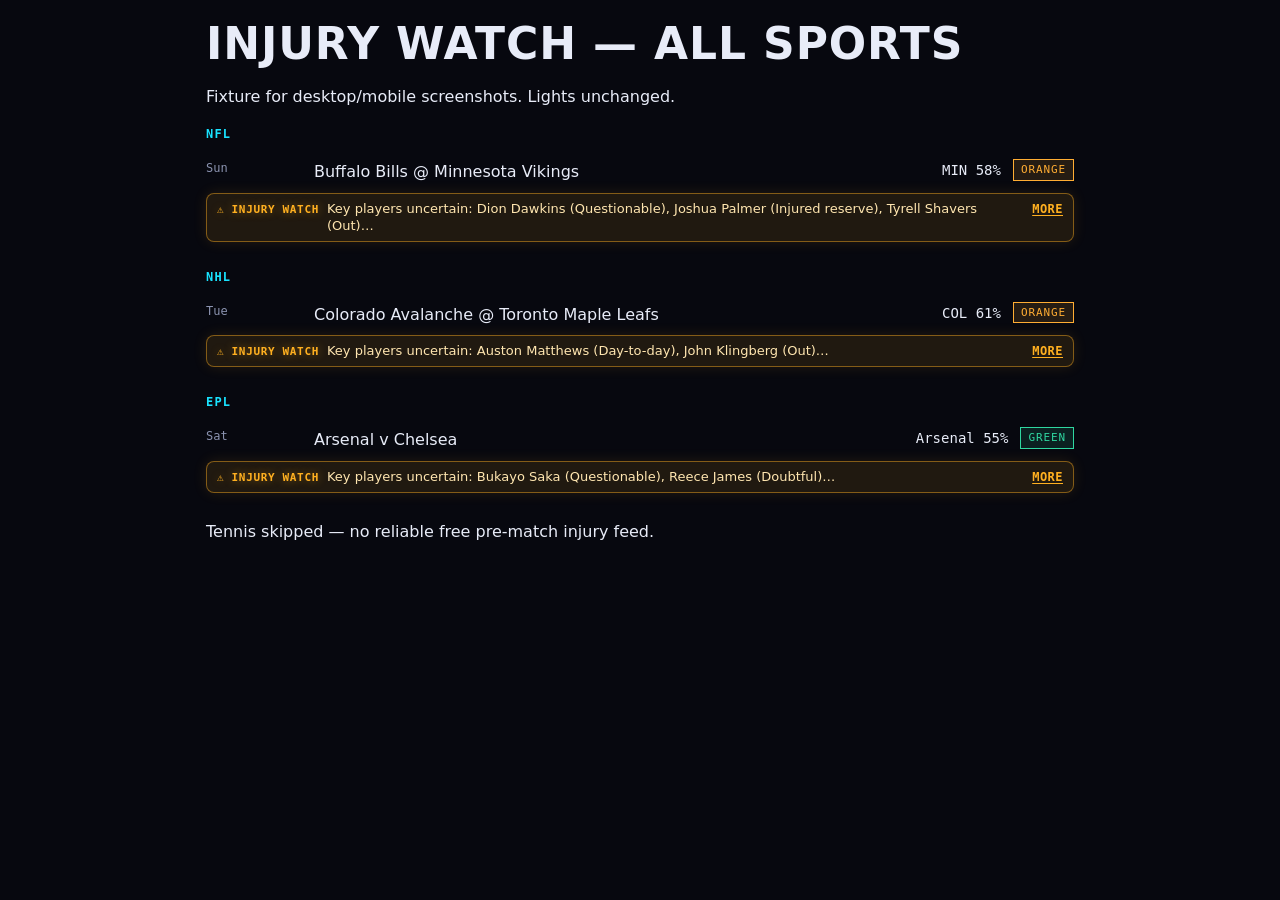
<file: tools/injury-all-sports-fixture.html>
<!doctype html>
<html lang="en-AU"><head>
<meta charset="utf-8"><meta name="viewport" content="width=device-width, initial-scale=1">
<title>Injury watch · all sports fixture</title>
<link rel="stylesheet" href="/page.css">
<style>body{margin:0;background:#07080f;color:var(--ink)} .wrap{max-width:900px;margin:0 auto;padding:20px 16px} .sport{margin:18px 0 8px;color:var(--cyan);font:700 12px var(--f-mono);letter-spacing:.1em;text-transform:uppercase}</style>
</head><body><main class="wrap">
<h1>Injury watch — all sports</h1>
<p class="small">Fixture for desktop/mobile screenshots. Lights unchanged.</p>
<div class="sport">NFL</div>
<ul class="games"><li class="has-injury-watch"><a href="#"><span class="d">Sun</span><span class="m">Buffalo Bills @ Minnesota Vikings</span><span class="p">MIN 58%</span><span class="chip-with-warn"><span class="chip ORANGE">Orange</span></span><span class="injury-watch" role="note"><span class="injury-watch-label">⚠️ Injury watch</span><span class="injury-watch-note">Key players uncertain: Dion Dawkins (Questionable), Joshua Palmer (Injured reserve), Tyrell Shavers (Out)…</span><button type="button" class="injury-warn-btn injury-watch-more" data-injury-note="Key players uncertain: Dion Dawkins (Questionable), Joshua Palmer (Injured reserve), Tyrell Shavers (Out). Light not changed by this. Players listed may miss the game or play reduced minutes, so factor that in.">more</button></span></a></li></ul>
<div class="sport">NHL</div>
<ul class="games"><li class="has-injury-watch"><a href="#"><span class="d">Tue</span><span class="m">Colorado Avalanche @ Toronto Maple Leafs</span><span class="p">COL 61%</span><span class="chip-with-warn"><span class="chip ORANGE">Orange</span></span><span class="injury-watch" role="note"><span class="injury-watch-label">⚠️ Injury watch</span><span class="injury-watch-note">Key players uncertain: Auston Matthews (Day-to-day), John Klingberg (Out)…</span><button type="button" class="injury-warn-btn injury-watch-more" data-injury-note="Key players uncertain: Auston Matthews (Day-to-day), John Klingberg (Out). Light not changed by this. Players listed may miss the game or play reduced minutes, so factor that in.">more</button></span></a></li></ul>
<div class="sport">EPL</div>
<ul class="games"><li class="has-injury-watch"><a href="#"><span class="d">Sat</span><span class="m">Arsenal v Chelsea</span><span class="p">Arsenal 55%</span><span class="chip-with-warn"><span class="chip GREEN">Green</span></span><span class="injury-watch" role="note"><span class="injury-watch-label">⚠️ Injury watch</span><span class="injury-watch-note">Key players uncertain: Bukayo Saka (Questionable), Reece James (Doubtful)…</span><button type="button" class="injury-warn-btn injury-watch-more" data-injury-note="Key players uncertain: Bukayo Saka (Questionable), Reece James (Doubtful). Light not changed by this. Players listed may miss the game or play reduced minutes, so factor that in.">more</button></span></a></li></ul>
<p class="small">Tennis skipped — no reliable free pre-match injury feed.</p>
</main><script src="/injury-warning.js"></script></body></html>
</file>
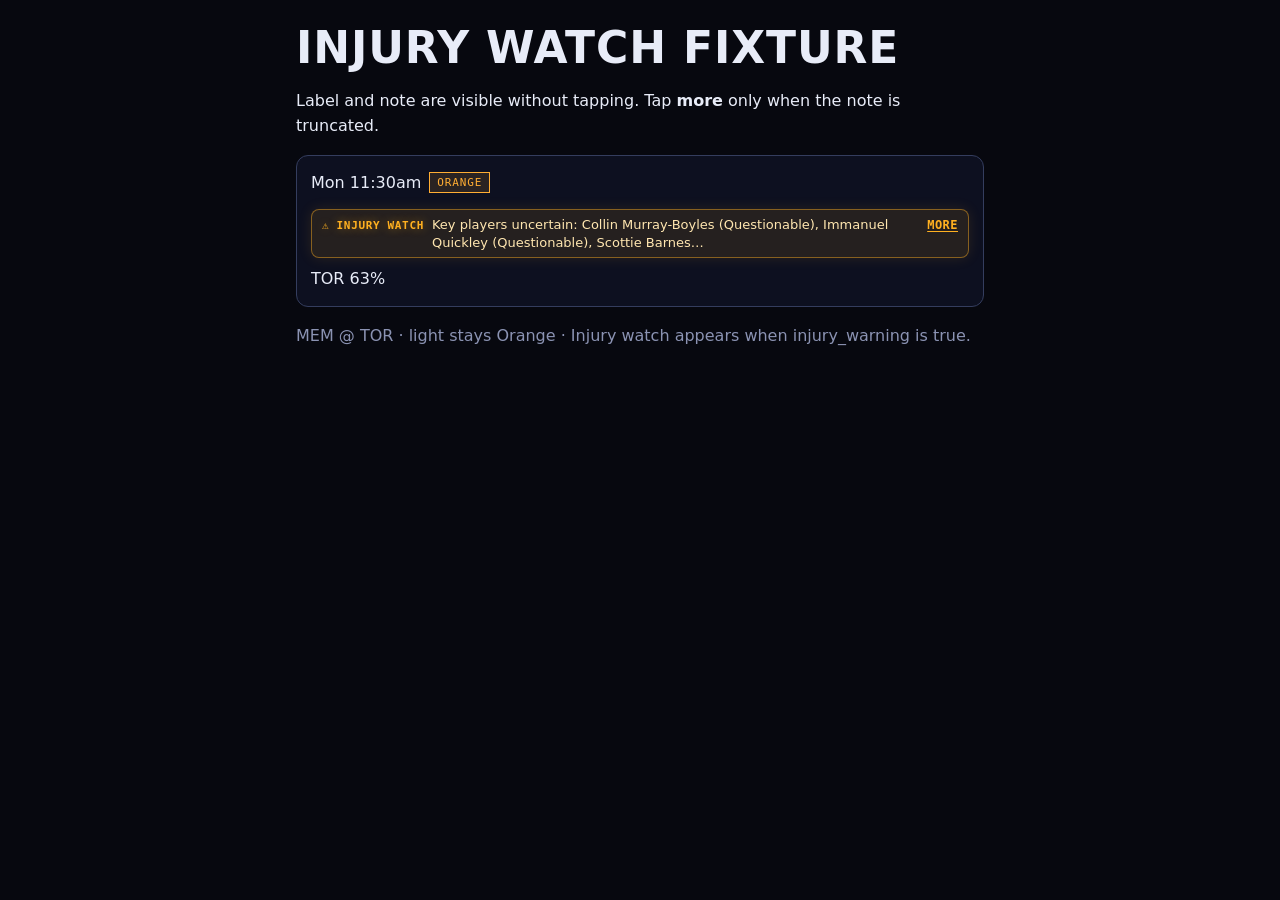
<file: tools/injury-warning-fixture.html>
<!doctype html>
<html lang="en-AU">
<head>
<meta charset="utf-8">
<meta name="viewport" content="width=device-width, initial-scale=1">
<meta name="robots" content="noindex">
<title>Injury watch fixture · ProbaLab</title>
<link rel="stylesheet" href="/page.css">
<style>
  body { margin: 0; background: #07080f; color: var(--ink, #e8ecff); font-family: var(--f-body, system-ui); }
  .wrap { max-width: 720px; margin: 0 auto; padding: 24px 16px; }
  .card-top { display: flex; align-items: center; gap: 8px; flex-wrap: wrap; position: relative; padding: 14px; border: 1px solid var(--line-hi, #2a3150); border-radius: 12px; background: #0d1020; }
  .tipster-pop-title { margin: 0 0 6px; font-weight: 700; text-transform: uppercase; letter-spacing: .06em; font-size: 12px; }
  .tipster-pop-body { margin: 0; font-size: 14px; line-height: 1.45; }
</style>
</head>
<body>
<main class="wrap">
  <h1>Injury watch fixture</h1>
  <p>Label and note are visible without tapping. Tap <b>more</b> only when the note is truncated.</p>
  <div class="card-top" id="demo">
    <span class="time">Mon 11:30am</span>
    <span class="chip ORANGE">Orange</span>
    <span class="injury-watch" role="note">
      <span class="injury-watch-label">⚠️ Injury watch</span>
      <span class="injury-watch-note">Key players uncertain: Collin Murray-Boyles (Questionable), Immanuel Quickley (Questionable), Scottie Barnes…</span>
      <button type="button" class="injury-warn-btn injury-watch-more" data-injury-note="Key players uncertain: Collin Murray-Boyles (Questionable), Immanuel Quickley (Questionable), Scottie Barnes (Questionable)." aria-expanded="false" aria-label="Show full injury note">more</button>
    </span>
    <span class="p">TOR 63%</span>
  </div>
  <p class="small" style="margin-top:16px;color:#8b93b3">MEM @ TOR · light stays Orange · Injury watch appears when injury_warning is true.</p>
</main>
<script src="/injury-warning.js"></script>
</body>
</html>
</file>
<file: page.css>
/* ProbaLab content pages (game previews, sport hubs, legal). Same tokens as the app. */
:root {
  --bg: #07080f; --surface: #10131f; --surface-2: #161a2a;
  --ink: #e8ecf8; --muted: #8b93b0; --line: #232a42; --line-hi: #343d5e;
  --cyan: #19e3ff; --magenta: #ff2fc0;
  /* lights:begin (Generated from lights.json by tools/build_lights.mjs. Do not edit: edit lights.json and run node tools/build_lights.mjs.) */
  --green: #2fd7a0; --green-soft: rgba(47, 215, 160, 0.12);
  --super: #b56cff; --super-soft: rgba(181, 108, 255, 0.14);
  --orange: #ffad33; --orange-soft: rgba(255, 173, 51, 0.12);
  --red: #ff4f6e; --red-soft: rgba(255, 79, 110, 0.13);
  /* lights:end */
  --f-display: "Chakra Petch", "Arial Narrow", system-ui, sans-serif;
  --f-body: "IBM Plex Sans", system-ui, -apple-system, "Segoe UI", sans-serif;
  --f-mono: "JetBrains Mono", ui-monospace, "SFMono-Regular", Menlo, monospace;
}
* { box-sizing: border-box; }
html { -webkit-text-size-adjust: 100%; }
body { margin: 0; background: var(--bg); color: var(--ink); font: 16px/1.6 var(--f-body);
  background-image: linear-gradient(rgba(25,227,255,.035) 1px, transparent 1px), linear-gradient(90deg, rgba(25,227,255,.035) 1px, transparent 1px);
  background-size: 44px 44px; }
a { color: var(--cyan); }
a:hover { color: #7ff0ff; }
.wrap { max-width: 860px; margin: 0 auto; padding: 0 16px; }
.mono { font-family: var(--f-mono); }

header.top { border-bottom: 1px solid var(--line); background: rgba(7,8,15,.94); position: sticky; top: 0; z-index: 5; }
header.top .wrap { display: flex; align-items: center; justify-content: space-between; gap: 12px; height: 60px; }
.brand { font-family: var(--f-display); font-weight: 700; font-size: 22px; letter-spacing: .06em; text-transform: uppercase; color: var(--ink); text-decoration: none; }
.brand b { color: var(--cyan); text-shadow: 0 0 12px rgba(25,227,255,.7); }
header nav { display: flex; gap: 18px; font-family: var(--f-display); font-weight: 600; text-transform: uppercase; letter-spacing: .06em; font-size: 14px; }
header nav a { color: var(--muted); text-decoration: none; }
header nav a:hover { color: var(--ink); }

main { padding: 22px 16px 40px; }
.back { display: inline-block; font-family: var(--f-display); font-weight: 700; text-transform: uppercase; letter-spacing: .06em; font-size: 14px; color: var(--cyan); text-decoration: none; border: 1px solid var(--cyan); padding: 7px 14px; margin: 0 0 14px; background: rgba(25,227,255,.08); }
.back:hover { background: rgba(25,227,255,.16); color: var(--ink); }
.crumbs { font-size: 13px; color: var(--muted); margin-bottom: 18px; }
.crumbs a { color: var(--muted); }
.eyebrow { font-family: var(--f-mono); color: var(--cyan); font-size: 13px; letter-spacing: .12em; text-transform: uppercase; margin: 0 0 6px; }
h1 { font-family: var(--f-display); font-weight: 700; text-transform: uppercase; letter-spacing: .02em; font-size: clamp(28px, 6vw, 44px); line-height: 1.08; margin: 0 0 10px; }
h2 { font-family: var(--f-display); font-weight: 700; text-transform: uppercase; letter-spacing: .04em; font-size: 19px; margin: 0 0 10px; }
.when { color: var(--muted); font-family: var(--f-mono); font-size: 14px; margin: 0 0 18px; }
.panel { background: var(--surface); border: 1px solid var(--line); padding: 18px; margin: 0 0 16px;
  clip-path: polygon(0 0, calc(100% - 14px) 0, 100% 14px, 100% 100%, 14px 100%, 0 calc(100% - 14px)); }
.prose p { margin: 0 0 12px; }
.note { color: var(--muted); font-size: 14px; }
.pos { color: var(--green); } .neg { color: var(--red); }

.pick .row { display: flex; align-items: center; justify-content: space-between; gap: 10px; }
.pick .team { display: flex; flex-direction: column; font-family: var(--f-display); font-weight: 700; font-size: 18px; line-height: 1.2; min-width: 0; }
.pick .team.r { text-align: right; align-items: flex-end; }
.pick .team.on .pc { color: var(--cyan); text-shadow: 0 0 14px rgba(25,227,255,.6); }
.pick .ab { font-family: var(--f-mono); font-size: 12px; color: var(--muted); border: 1px solid var(--line-hi); padding: 0 6px; align-self: flex-start; margin-bottom: 4px; }
.pick .team.r .ab { align-self: flex-end; }
.pick .pc { font-family: var(--f-mono); font-size: 30px; color: var(--muted); margin-top: 4px; }
.pick .at { color: var(--magenta); font-family: var(--f-mono); }
.bar { display: flex; height: 8px; background: var(--surface-2); margin: 14px 0; gap: 2px; }
.bar i { display: block; background: var(--line-hi); }
.bar i.pk { background: var(--cyan); box-shadow: 0 0 12px rgba(25,227,255,.6); }
.kv { display: flex; flex-wrap: wrap; gap: 8px 24px; margin: 0; }
.kv div { min-width: 0; }
.kv dt { font-family: var(--f-mono); font-size: 11px; color: var(--muted); text-transform: uppercase; letter-spacing: .1em; }
.kv dd { margin: 0; font-weight: 600; }

.chip { display: inline-block; font-family: var(--f-mono); font-size: 11px; font-weight: 500; letter-spacing: .08em; text-transform: uppercase; padding: 1px 7px; border: 1px solid; white-space: nowrap; }
.chip.SUPER { color: var(--super); border-color: var(--super); background: var(--super-soft); }
.chip.GREEN { color: var(--green); border-color: var(--green); background: var(--green-soft); }
.chip.ORANGE { color: var(--orange); border-color: var(--orange); background: var(--orange-soft); }
.chip.RED { color: var(--red); border-color: var(--red); background: var(--red-soft); }
/* small Best value tag beside a green light: a green pick that also beats our fair price (counted as green only) */
.bv-tag { display: inline-block; margin-left: 6px; padding: 0 7px; border-radius: 999px; font-family: var(--f-mono); font-size: 10px; font-weight: 700; letter-spacing: .06em; text-transform: uppercase; white-space: nowrap; vertical-align: middle; color: var(--super); background: var(--super-soft); border: 1px solid var(--super); }
.chip-with-warn .bv-tag { margin-left: 0; }

ul.games { list-style: none; margin: 0; padding: 0; }
ul.games li { border-top: 1px solid var(--line); }
ul.games li:first-child { border-top: 0; }
ul.games a { display: flex; flex-wrap: wrap; align-items: center; gap: 4px 12px; padding: 10px 0; color: var(--ink); text-decoration: none; }
ul.games a:hover .m { color: var(--cyan); }
ul.games .d { font-family: var(--f-mono); font-size: 12px; color: var(--muted); width: 96px; }
ul.games .m { flex: 1 1 220px; min-width: 0; }
ul.games .p { font-family: var(--f-mono); font-size: 14px; }
ul.games .r { font-family: var(--f-mono); font-size: 13px; }

.cta { margin: 18px 0; }
.btn { display: inline-block; font-family: var(--f-display); font-weight: 700; text-transform: uppercase; letter-spacing: .06em; color: #07080f; background: var(--cyan); padding: 10px 18px; text-decoration: none; box-shadow: 0 0 18px rgba(25,227,255,.35); }
.btn:hover { color: #07080f; background: #7ff0ff; }
.btn.btn-ghost { color: var(--cyan); background: transparent; border: 1px solid var(--cyan); box-shadow: none; }
.btn.btn-ghost:hover { color: #07080f; background: var(--cyan); }

.legal h2 { margin-top: 26px; }
.legal ul { padding-left: 20px; }
.legal li { margin-bottom: 6px; }

footer { border-top: 1px solid var(--line); color: var(--muted); font-size: 13px; padding: 20px 0 30px; }
footer .links { display: flex; flex-wrap: wrap; gap: 6px 18px; }
footer .links a { color: var(--muted); }
@media (max-width: 520px) {
  header nav { gap: 12px; font-size: 13px; }
  .pick .team { font-size: 16px; }
  .pick .pc { font-size: 24px; }
  ul.games .d { width: auto; }
}

/* newsletter sign-up */
.signup { border: 1px solid var(--line-hi); background: var(--surface); padding: 16px; margin: 0 0 18px; color: var(--ink); }
.signup label { display: block; margin-bottom: 8px; font-size: 15px; }
.signup .srow { display: flex; gap: 8px; flex-wrap: wrap; }
.signup input[type=email] { flex: 1 1 220px; min-width: 0; background: var(--bg); color: var(--ink); border: 1px solid var(--line-hi); padding: 10px 12px; font: 15px var(--f-body); }
.signup input[type=email]:focus { outline: 2px solid var(--cyan); outline-offset: 1px; }
.signup button { background: var(--cyan); color: #07080f; border: 0; padding: 10px 18px; font-family: var(--f-display); font-weight: 700; text-transform: uppercase; letter-spacing: .06em; cursor: pointer; }
.signup button:disabled { opacity: .6; }
.signup .hp { position: absolute; left: -9999px; width: 1px; height: 1px; opacity: 0; }
.signup .small { font-size: 12px; color: var(--muted); margin: 8px 0 0; }
.signup .msg { font-size: 13px; color: var(--cyan); margin: 6px 0 0; min-height: 1em; }
.signup .cf-turnstile { margin: 10px 0 2px; }

/* header newsletter button */
.nlbtn { font-family: var(--f-display); font-weight: 700; font-size: 12.5px; letter-spacing: .08em; text-transform: uppercase; color: var(--cyan); border: 1px solid var(--cyan); padding: 4px 12px; text-decoration: none; white-space: nowrap; text-shadow: 0 0 8px rgba(25,227,255,.5); margin-left: auto; margin-right: 16px; }
.nlbtn:hover { background: rgba(25,227,255,.12); color: var(--ink); }
header.top .wrap { justify-content: flex-start; }
@media (max-width: 520px) { .nlbtn { padding: 3px 7px; font-size: 11px; margin-right: 4px; } header.top .brand { font-size: 17px; } }
table.cal { width: 100%; border-collapse: collapse; font-size: 14px; margin: 10px 0; }
table.cal th, table.cal td { border-top: 1px solid var(--line); padding: 6px 8px; text-align: left; }
header.top .wrap { height: auto; }
.signup.main p { margin: 0 0 10px; color: var(--muted); }
.reading li { margin-bottom: 10px; }

/* /today: fixed columns so FAIR / MARKET / VALUE never drift */
/* Odds format toggle sits above column headers so Fair/Min/Price stay aligned */
.oddsfmt-bar { display: flex; justify-content: flex-end; align-items: center; gap: 10px; margin: 0 0 6px; min-height: 22px; }
.oddsfmt-bar > :first-child:not(button.oddsfmt) { margin-right: auto; }
.panel > .oddsfmt-bar { margin-top: 2px; }
.sport-block > .oddsfmt-bar h3 { margin: 0; }
ul.games.today-games { display: block; }
ul.games.today-games > li { border-top: 1px solid var(--line); }
ul.games.today-games > li:first-child { border-top: 0; }
ul.games.today-games > li.head,
ul.games.today-games > li:not(.head) {
  display: grid;
  grid-template-columns: 108px minmax(160px, 1.6fr) minmax(120px, 1fr) 150px 64px 58px 64px;
  align-items: center;
  column-gap: 10px;
  padding: 10px 0;
  color: var(--ink);
  text-decoration: none;
}
ul.games.today-games > li:not(.head) > a.row-rest { display: contents; color: inherit; text-decoration: none; }
ul.games.today-games > li:not(.head) > .d a { color: inherit; text-decoration: none; }
ul.games.today-games > li > a:not(.row-rest) {
  display: grid;
  grid-template-columns: 108px minmax(160px, 1.6fr) minmax(120px, 1fr) 150px 64px 58px 64px;
  align-items: center;
  column-gap: 10px;
  padding: 10px 0;
  color: var(--ink);
  text-decoration: none;
}
ul.games.today-games > li.head {
  padding: 4px 0 8px;
  color: var(--muted);
  font-family: var(--f-mono);
  font-size: 11px;
  text-transform: uppercase;
  letter-spacing: .06em;
  border-bottom: 1px solid var(--line);
  margin-bottom: 2px;
  pointer-events: none;
}
ul.games.today-games .d { font-family: var(--f-mono); font-size: 12px; color: var(--muted); width: auto; }
ul.games.today-games .m { min-width: 0; overflow-wrap: anywhere; }
ul.games.today-games .p { font-family: var(--f-mono); font-size: 14px; }
ul.games.today-games .chip { justify-self: start; }
ul.games.today-games .fp,
ul.games.today-games .mk,
ul.games.today-games .gap {
  font-family: var(--f-mono);
  font-size: 13px;
  color: var(--muted);
  text-align: right;
  min-width: 0;
  white-space: nowrap;
}
ul.games.today-games .fp { color: var(--ink); font-weight: 600; }
ul.games.today-games .gap.pos { color: var(--muted); } /* small positives stay neutral */
ul.games.today-games .gap.pos-strong { color: var(--green); } /* +3.0 pts or more */
ul.games.today-games .gap.neg { color: var(--red); }
ul.games.today-games li.has-value { background: rgba(47,215,160,.08); border-radius: 8px; }
ul.games.today-games li.has-value { padding-left: 8px; padding-right: 8px; }
ul.games.today-games li.has-value > a { padding-left: 8px; padding-right: 8px; }
ul.games.today-games .best-tag, .best-tag {
  display: inline-block; margin-left: 6px; padding: 1px 7px; border-radius: 999px;
  font-family: var(--f-mono); font-size: 10px; font-weight: 600; letter-spacing: .06em;
  text-transform: uppercase; color: var(--green); border: 1px solid var(--green);
  background: rgba(47,215,160,.12); vertical-align: middle;
}
.best-line { margin: 0 0 10px; font-size: 14px; }
.howto .howto-list { margin: 8px 0 0; padding-left: 18px; line-height: 1.55; }
.howto .howto-list li { margin: 6px 0; }
.legend-lights { display: flex; flex-wrap: wrap; gap: 8px 14px; margin: 10px 0 4px; align-items: center; }
.legend-lights .chip { margin-right: 2px; }
.legend-example { margin: 10px 0 0; padding: 10px 12px; border: 1px dashed var(--line-hi); background: var(--surface); font-size: 14px; line-height: 1.5; }
@media (max-width: 860px) {
  ul.games.today-games > li.head,
  ul.games.today-games > li:not(.head),
  ul.games.today-games > li > a:not(.row-rest) {
    grid-template-columns: 92px minmax(120px, 1.3fr) minmax(100px, 1fr) 112px 60px 52px 58px;
    column-gap: 8px;
  }
}
@media (max-width: 640px) {
  ul.games.today-games > li.head,
  ul.games.today-games > li:not(.head),
  ul.games.today-games > li > a:not(.row-rest) {
    grid-template-columns: 1fr 1fr;
    grid-template-areas:
      "time match"
      "pick chip"
      "fair market"
      "value value"
      "injury injury";
    row-gap: 4px;
    column-gap: 10px;
  }
  ul.games.today-games .d { grid-area: time; }
  ul.games.today-games .m { grid-area: match; }
  ul.games.today-games .p { grid-area: pick; }
  ul.games.today-games .chip, ul.games.today-games .chip-slot, ul.games.today-games .chip-with-warn { grid-area: chip; flex-wrap: wrap; }
  ul.games.today-games .fp { grid-area: fair; text-align: left; }
  ul.games.today-games .mk { grid-area: market; text-align: left; }
  ul.games.today-games .gap { grid-area: value; text-align: left; }
  ul.games.today-games .injury-watch { grid-area: injury; }
  ul.games.today-games > li.head .fp::before { content: "Fair "; text-transform: none; letter-spacing: 0; color: var(--muted); }
  ul.games.today-games > li.head .mk::before { content: "Market "; text-transform: none; letter-spacing: 0; color: var(--muted); }
  ul.games.today-games > li.head .gap::before { content: "Value "; text-transform: none; letter-spacing: 0; color: var(--muted); }
  ul.games.today-games .fp::before { content: "Fair "; color: var(--muted); font-weight: 500; font-size: 11px; text-transform: uppercase; letter-spacing: .06em; margin-right: 6px; }
  ul.games.today-games .mk::before { content: "Market "; color: var(--muted); font-weight: 500; font-size: 11px; text-transform: uppercase; letter-spacing: .06em; margin-right: 6px; }
  ul.games.today-games .gap::before { content: "Value "; color: var(--muted); font-weight: 500; font-size: 11px; text-transform: uppercase; letter-spacing: .06em; margin-right: 6px; }
}

/* Team pages */
a.team-link { color: inherit; text-decoration: none; }
a.team-link:hover { color: var(--green); text-decoration: underline; }
.pick a.team-link { color: inherit; text-decoration: none; display: contents; }
.pick a.team-link .ab { display: inline-block; }
.pick a.team-link:hover { color: var(--green); }
ul.team-index { list-style: none; margin: 0; padding: 0; display: grid; grid-template-columns: repeat(auto-fill, minmax(260px, 1fr)); gap: 0; }
ul.team-index li { border-top: 1px solid var(--line); }
ul.team-index li:first-child { border-top: 0; }
ul.team-index a { display: grid; grid-template-columns: 48px 1fr auto; gap: 10px; align-items: center; padding: 10px 4px; color: var(--ink); text-decoration: none; }
ul.team-index a:hover { background: rgba(47,215,160,.06); }
ul.team-index .ab { font-family: var(--f-mono); font-size: 12px; color: var(--muted); border: 1px solid var(--line-hi); padding: 0 6px; text-align: center; }
ul.team-index .nm { font-weight: 600; }
ul.team-index .rec { font-family: var(--f-mono); font-size: 13px; color: var(--muted); }
.form-strip { font-family: var(--f-mono); font-size: 14px; letter-spacing: .04em; margin: 0 0 12px; }
.form-strip .form-w { color: var(--green); font-weight: 700; }
.form-strip .form-l { color: var(--red); font-weight: 700; }
.form-strip .form-d { color: var(--muted); font-weight: 700; }
ul.games.team-upcoming > li.head,
ul.games.team-upcoming > li > a {
  grid-template-columns: 108px minmax(140px, 1.6fr) minmax(100px, 1fr) 64px 64px;
}
@media (max-width: 640px) {
  ul.games.team-upcoming > li.head,
  ul.games.team-upcoming > li > a {
    grid-template-columns: 1fr 1fr;
    grid-template-areas:
      "time match"
      "pick chip"
      "fair fair";
  }
}

/* team page: season stats + full results */
table.cmp.team-solo { width: 100%; }
table.cmp.team-solo td.lbl { text-align: left; color: var(--muted); font-size: 13px; padding: 8px 10px; border-top: 1px solid var(--line); width: 55%; }
table.cmp.team-solo td.a { text-align: right; font-family: var(--f-mono); padding: 8px 10px; border-top: 1px solid var(--line); }
table.cmp.team-solo td.a small { display: block; color: var(--muted); font-size: 11px; font-weight: 400; }
table.cmp.team-solo tr:first-child td { border-top: 0; }
ul.season-results { list-style: none; margin: 0; padding: 0; }
ul.season-results li { border-top: 1px solid var(--line); padding: 8px 0; }
ul.season-results li:first-child { border-top: 0; }
ul.season-results a { display: flex; flex-wrap: wrap; gap: 8px 14px; align-items: baseline; color: inherit; text-decoration: none; }
ul.season-results a:hover { color: var(--green); }
ul.season-results .d { font-family: var(--f-mono); font-size: 12px; color: var(--muted); min-width: 72px; }
ul.season-results .m { flex: 1 1 180px; }
ul.season-results .pl-pick { font-size: 12px; color: var(--muted); font-family: var(--f-mono); }
ul.season-results .wl { font-family: var(--f-mono); font-weight: 700; margin-right: 4px; }
ul.season-results .wl.W { color: var(--green); }
ul.season-results .wl.L { color: var(--red); }
ul.season-results .wl.D { color: var(--muted); }
.kv { display: grid; grid-template-columns: 1fr auto 80px 48px; gap: 8px; align-items: center; padding: 4px 0; font-size: 13px; }
.kv .num { font-family: var(--f-mono); }
.kv .pc { font-family: var(--f-mono); color: var(--muted); text-align: right; }
.kv .meter { height: 6px; background: var(--line); border-radius: 3px; overflow: hidden; }
.kv .meter i { display: block; height: 100%; background: var(--magenta); border-radius: 3px; }
@media (max-width: 560px) {
  .kv { grid-template-columns: 1fr auto 60px 40px; }
  ul.season-results .d { min-width: 64px; }
}

/* team logos (local ESPN copies under /img/logos) */
.team-hero { display: flex; align-items: center; gap: 12px; margin: 0 0 10px; }
.team-hero h1 { margin: 0; flex: 1 1 auto; min-width: 0; }
.team-logo { width: 48px; height: 48px; object-fit: contain; flex-shrink: 0; display: block; }
.team-logo-sm { width: 28px; height: 28px; object-fit: contain; display: block; justify-self: center; }
.team-logo-fallback { font-family: var(--f-mono); font-size: 12px; color: var(--muted); border: 1px solid var(--line-hi); padding: 2px 6px; text-align: center; display: inline-flex; align-items: center; justify-content: center; min-width: 36px; }
.team-hero .team-logo-fallback { width: 48px; height: 48px; font-size: 14px; }
ul.team-index a { grid-template-columns: 36px 1fr auto; }
@media (max-width: 390px) {
  .team-hero { gap: 10px; }
  .team-logo { width: 36px; height: 36px; }
  .team-hero .team-logo-fallback { width: 36px; height: 36px; font-size: 12px; }
  .team-hero h1 { font-size: clamp(22px, 7vw, 32px); }
}


/* Unified track-record pages */
.record-sports { display: flex; flex-wrap: wrap; gap: 8px 14px; margin: 8px 0 16px; font: 600 12.5px var(--f-mono); letter-spacing: 0.06em; text-transform: uppercase; }
.record-sports a, .record-sports span { color: var(--muted); text-decoration: none; }
.record-sports a:hover { color: var(--cyan); }
.record-sports .on { color: var(--cyan); }
.record-actions { display: flex; flex-wrap: wrap; align-items: center; gap: 10px 16px; margin: 0 0 18px; }
.csv-btn { display: inline-block; padding: 8px 14px; border: 1px solid var(--cyan); color: var(--cyan); text-decoration: none; font: 700 12.5px var(--f-display); letter-spacing: 0.08em; text-transform: uppercase; }
.csv-btn:hover { background: rgba(25, 227, 255, 0.12); color: var(--ink); }
.record-grid { display: grid; grid-template-columns: repeat(auto-fit, minmax(240px, 1fr)); gap: 14px; margin: 18px 0; }
.record-hero { font-size: 28px; margin: 6px 0; }
.record-hero span { font-size: 16px; color: var(--muted); }
table.record-picks { width: 100%; border-collapse: collapse; font-size: 13.5px; }
table.record-picks th, table.record-picks td { border-top: 1px solid var(--line); padding: 8px 8px; text-align: left; vertical-align: top; }
table.record-picks th.n, table.record-picks td.n { text-align: right; font-variant-numeric: tabular-nums; }
table.record-picks .posted-note { color: var(--muted); font-size: 12px; }
table.record-picks a { color: inherit; }
table.record-picks a:hover { color: var(--cyan); }
@media (max-width: 800px) {
  .tablewrap { overflow-x: auto; }
  table.record-picks { min-width: 720px; }
}

.green-lead { border-color: rgba(47, 215, 160, 0.45); }
.green-hero { color: var(--green); }
.green-hero span { color: var(--muted); }
.green-card { border-color: rgba(47, 215, 160, 0.3); }
.green-card .eyebrow-k { margin: 0; }
.green-card .super-line { margin: 8px 0 0; }
.results-toolbar { display: flex; flex-wrap: wrap; align-items: baseline; gap: 10px 16px; margin-bottom: 8px; }
.results-toolbar h2 { margin: 0; }
.results-filters { display: grid; gap: 6px; margin: 8px 0 10px; }
.light-filters .on { color: var(--green); }

/* Public Today / Predictions sport + light filters (John-desk style chips) */
.game-filter-bar { display: grid; gap: 8px; margin: 10px 0 16px; }
.game-filters { display: flex; flex-wrap: wrap; gap: 8px; align-items: center; }
.game-filters .gf-btn {
  display: inline-flex; align-items: center; justify-content: center;
  font-family: var(--f-display); font-weight: 700; text-transform: uppercase; letter-spacing: .06em;
  font-size: 12px; border: 1px solid var(--line-hi); background: var(--surface-2); color: var(--muted);
  padding: 8px 12px; min-height: 40px; text-decoration: none; cursor: pointer;
  white-space: nowrap;
}
.game-filters .gf-btn:hover { color: var(--ink); border-color: var(--cyan); }
.game-filters .gf-btn.on { color: #07080f; background: var(--cyan); border-color: var(--cyan); }
.game-filters.lights .gf-btn.SUPER { color: #cfa5ff; border-color: #cfa5ff; }
.game-filters.lights .gf-btn.GREEN { color: var(--green); border-color: var(--green); }
.game-filters.lights .gf-btn.ORANGE { color: var(--orange); border-color: var(--orange); }
.game-filters.lights .gf-btn.RED { color: var(--red); border-color: var(--red); }
.game-filters.lights .gf-btn.SUPER.on,
.game-filters.lights .gf-btn.GREEN.on,
.game-filters.lights .gf-btn.ORANGE.on,
.game-filters.lights .gf-btn.RED.on { color: #07080f; background: currentColor; border-color: currentColor; }
.game-filters.lights .gf-btn.SUPER.on { background: #cfa5ff; color: #07080f; }
.game-filters.lights .gf-btn.GREEN.on { background: var(--green); color: #07080f; }
.game-filters.lights .gf-btn.ORANGE.on { background: var(--orange); color: #07080f; }
.game-filters.lights .gf-btn.RED.on { background: var(--red); color: #07080f; }
.game-filter-bar .filter-note { margin: 0; }
.filter-empty { margin: 12px 0; }
@media (max-width: 480px) {
  .game-filters { gap: 6px; }
  .game-filters .gf-btn { padding: 7px 10px; font-size: 11px; min-height: 36px; }
}

/* Results / growth charts */
.units-chart, .results-growth { width: 100%; height: auto; max-height: 380px; }
.units-chart text, .results-growth text { fill: var(--muted); font-family: var(--f-mono); font-size: 12px; }
.chart-wrap { position: relative; }
.chart-summary { display: flex; flex-wrap: wrap; gap: 10px 18px; margin: 12px 0 0; font-family: var(--f-mono); font-size: 13px; color: var(--muted); }
.chart-summary b { color: var(--ink); }
.chart-summary .pos { color: var(--green); }
.pill-tabs { display: flex; flex-wrap: wrap; gap: 8px; margin: 0 0 12px; }
@media (max-width: 420px) {
  .units-chart text, .results-growth text { font-size: 11px; }
  .chart-summary { font-size: 12px; gap: 8px 12px; }
}

.held-note { display: block; margin-top: 4px; font-size: 12px; color: var(--muted); font-style: italic; line-height: 1.35; }

/* Trust strip */
.trust-strip {
  display: grid; gap: 10px; margin: 14px 0 18px;
  grid-template-columns: 1fr;
}
@media (min-width: 800px) {
  .trust-strip { grid-template-columns: repeat(3, minmax(0, 1fr)); }
}
.trust-strip .trust-item {
  display: flex; gap: 10px; align-items: flex-start;
  padding: 12px 14px; border: 1px solid var(--line-hi);
  border-radius: 10px; background: rgba(47,215,160,.04);
  color: var(--ink); text-decoration: none; font-size: 13px; line-height: 1.4;
}
.trust-strip .trust-item:hover { border-color: var(--green); color: var(--green); }
.trust-ico { color: var(--green); font-size: 16px; line-height: 1.2; }
.trust-strip.compact { margin: 10px 0 14px; }
/* /results: how we keep it honest (closing-line tracking + Green vs Best value) */
.proof-panel, #growth, #picks { scroll-margin-top: 84px; }
.proof-panel .proof-list { margin: 10px 0 12px; padding-left: 18px; }
.proof-panel .proof-list li { margin: 4px 0; line-height: 1.45; }
.proof-panel .proof-defs { display: grid; gap: 10px; margin-top: 8px; }
.proof-panel .proof-defs p { margin: 0; padding: 12px 14px; border: 1px solid var(--line-hi); border-radius: 10px; background: rgba(25, 227, 255, .04); line-height: 1.45; }
@media (min-width: 800px) { .proof-panel .proof-defs { grid-template-columns: 1fr 1fr; } }
/* paused sport notice (/championship, /tennis) */
.paused-notice .cta { display: flex; flex-wrap: wrap; gap: 10px; }
.units-tiles {
  display: grid; grid-template-columns: repeat(3, minmax(0, 1fr)); gap: 10px; margin: 10px 0 14px;
}
.units-tiles > div {
  border: 1px solid var(--line); border-radius: 10px; padding: 10px 12px; background: rgba(47,215,160,.05);
}
.units-tiles .ut-k { display: block; font-size: 11px; color: var(--muted); text-transform: uppercase; letter-spacing: .06em; margin-bottom: 4px; }
.units-tiles b { font-size: 20px; color: var(--green); }
.units-tiles b.neg { color: var(--red); }
@media (max-width: 640px) {
  .units-tiles { grid-template-columns: 1fr; }
}

/* NBA injury watch (feed injury_warning) — visible label + inline note; light colours unchanged */
.injury-watch {
  display: flex; flex-wrap: wrap; align-items: baseline; gap: 4px 8px;
  max-width: 100%;
  margin: 0;
  padding: 6px 10px;
  border-radius: 8px;
  border: 1px solid rgba(255, 176, 32, 0.45);
  background: rgba(255, 176, 32, 0.10);
  box-shadow: 0 0 14px rgba(255, 176, 32, 0.12);
  color: #ffd27a;
  font-size: 13px;
  line-height: 1.35;
  position: relative;
}
.injury-watch-label {
  display: inline-flex; align-items: center; gap: 4px;
  flex: 0 0 auto;
  font-family: var(--f-mono);
  font-size: 11px;
  font-weight: 700;
  letter-spacing: 0.06em;
  text-transform: uppercase;
  color: #ffb020;
  text-shadow: 0 0 10px rgba(255, 176, 32, 0.45);
  white-space: nowrap;
}
.legend-line .injury-watch-label,
.howto .injury-watch-label {
  padding: 2px 8px;
  border-radius: 999px;
  border: 1px solid rgba(255, 176, 32, 0.45);
  background: rgba(255, 176, 32, 0.10);
}
.injury-watch-note {
  flex: 1 1 12rem;
  min-width: 0;
  color: #ffe6b0;
  overflow-wrap: anywhere;
}
.injury-warn-btn, .injury-watch-more {
  appearance: none; background: transparent; border: 0; padding: 0;
  margin: 0; cursor: pointer;
  font-family: var(--f-mono); font-size: 12px; font-weight: 700;
  letter-spacing: 0.04em; text-transform: uppercase;
  color: #ffb020; text-decoration: underline; text-underline-offset: 2px;
  border-radius: 4px;
}
.injury-warn-btn:hover, .injury-warn-btn:focus-visible,
.injury-watch-more:hover, .injury-watch-more:focus-visible {
  outline: none; color: #ffc857;
  background: rgba(255, 176, 32, 0.12);
}
.chip-with-warn {
  display: inline-flex; align-items: center; gap: 6px; flex-wrap: wrap;
}
ul.games.today-games .chip-with-warn { justify-self: start; flex-wrap: wrap; row-gap: 4px; } /* fixed 150px column: every row lines up */
/* Team links inside the match cell stay inline (the generic "ul.games a" flex + padding stacked them into 3 lines). */
ul.games.today-games .m a.team-link, ul.games.today-games .d a { display: inline; padding: 0; }
ul.games.today-games .chip-with-warn .chip { grid-area: auto; }
ul.games.today-games .injury-watch,
ul.games .injury-watch {
  grid-column: 1 / -1;
  margin-top: 2px;
  width: 100%;
  box-sizing: border-box;
}
ul.games > li.has-injury-watch > a { align-items: flex-start; }
ul.games > li.has-injury-watch { align-items: start; }
ul.games a > .injury-watch { flex: 1 1 100%; order: 40; margin-top: 4px; }
/* "more" inside a row link should not navigate away */
ul.games a .injury-watch-more { pointer-events: auto; }
.panel.pick .injury-watch,
.card-top .injury-watch,
dd .injury-watch {
  margin-top: 6px;
  width: 100%;
  box-sizing: border-box;
}
.card-top { align-items: flex-start; }
.injury-popover.tipster-popover {
  position: absolute; z-index: 40; left: 0; top: calc(100% + 8px);
  width: min(320px, calc(100vw - 32px));
  background: #121526; color: var(--ink);
  border: 1px solid var(--line-hi);
  border-radius: 10px;
  padding: 12px 14px;
  box-shadow: 0 10px 28px rgba(0,0,0,.45), 0 0 0 1px rgba(255, 176, 32, .18);
}
.injury-popover.tipster-popover::before {
  content: ""; position: absolute; left: 16px; top: -6px;
  width: 10px; height: 10px; background: #121526;
  border-left: 1px solid var(--line-hi); border-top: 1px solid var(--line-hi);
  transform: rotate(45deg);
}
.injury-popover .tipster-pop-title { color: #ffb020; }
@media (max-width: 640px) {
  .injury-watch { padding: 7px 10px; font-size: 12.5px; }
  .injury-watch-label { font-size: 10.5px; }
}
.banner-backtest { border-color: rgba(255, 173, 51, 0.55); background: rgba(255, 173, 51, 0.07); }
.banner-backtest h2 { color: var(--orange); margin-top: 0; }
.caveats { border-color: rgba(25, 227, 255, 0.35); }
table.cal th.n, table.cal td.n { text-align: right; font-variant-numeric: tabular-nums; white-space: nowrap; }
@media (max-width: 800px) {
  table.cal { min-width: 520px; }
}
/* Today: one-line legend so games come up quickly, still above the filters */
.howto.compact { padding: 10px 16px; margin-bottom: 12px; }
.howto.compact .legend-line { margin: 0; display: flex; flex-wrap: wrap; align-items: center; gap: 6px 10px; font-size: 13.5px; color: var(--muted); }
.howto.compact .legend-line .chip { font-size: 10px; }
.howto.compact .legend-line a { margin-left: auto; white-space: nowrap; }

/* Sport hub green record */
.record-hero.green-hero a { color: inherit; text-decoration: none; }
.record-hero.green-hero a:hover { color: var(--cyan); }


/* Discord footer + hero (SSR pages) */
.discord-footer { margin: 0 0 12px; }
.discord-cta-footer {
  display: inline-flex;
  align-items: center;
  gap: 10px;
  padding: 10px 14px;
  border-radius: 10px;
  font-size: 13px;
  text-transform: none;
  letter-spacing: 0.02em;
  max-width: 100%;
}
.discord-cta-footer span { line-height: 1.35; }
.discord-cta-footer b { color: var(--ink); font-weight: 700; }
.discord-cta-footer:hover b { color: #fff; }


/* X + Discord social stacks on SSR pages */
.x-cta-footer {
  display: inline-flex;
  align-items: center;
  gap: 10px;
  padding: 10px 14px;
  border-radius: 10px;
  font-size: 13px;
  text-transform: none;
  letter-spacing: 0.02em;
  max-width: 100%;
}
.x-cta-footer span { line-height: 1.35; }
.x-cta-footer b { color: var(--ink); font-weight: 700; }
.x-cta-footer:hover b { color: #fff; }
.social-cta-stack { display: grid; gap: 8px; width: fit-content; max-width: 100%; }
.social-footer { margin: 0 0 12px; }
/* Join our Discord block (replaces the email newsletter sign-up). Phone first: full-width
   48px button; from 768px it sits at its natural width. */
.discord-join { margin: 0 0 18px; padding: 14px; border: 1px solid rgba(25, 227, 255, 0.4); border-radius: 12px; background: rgba(25, 227, 255, 0.06); max-width: 440px; color: var(--ink); }
.discord-join-btn { display: flex; align-items: center; justify-content: center; gap: 10px; width: 100%; min-height: 48px; padding: 12px 18px; box-sizing: border-box; border-radius: 10px; background: var(--cyan); color: #07080f; font-family: var(--f-display); font-weight: 700; font-size: 15px; letter-spacing: 0.06em; text-transform: uppercase; text-decoration: none; box-shadow: 0 0 18px rgba(25, 227, 255, 0.3); transition: background .15s, box-shadow .15s; -webkit-tap-highlight-color: transparent; }
.discord-join-btn:hover, .discord-join-btn:focus-visible { background: #fff; color: #07080f; box-shadow: 0 0 22px rgba(255, 47, 192, 0.45), 0 0 14px rgba(25, 227, 255, 0.3); }
.discord-join-btn:focus-visible { outline: 2px solid var(--magenta); outline-offset: 2px; }
.discord-join-btn .discord-ico { flex: 0 0 auto; display: block; }
.discord-join-line { margin: 10px 0 0; font-size: 14px; line-height: 1.4; color: var(--ink); }
.discord-join-age { margin: 4px 0 0; font-size: 12px; color: var(--muted); }
@media (min-width: 768px) { .discord-join-btn { display: inline-flex; width: auto; } }
/* "Join the free Discord" line + button (props, game, results pages). Phone: line over a full-width
   button. Desktop: one row, line left, button right. Same button as Join our Discord. */
.discord-cta-line { display: flex; flex-direction: column; gap: 10px; margin: 16px 0 18px; padding: 12px 14px; border: 1px solid rgba(25, 227, 255, 0.4); border-radius: 12px; background: rgba(25, 227, 255, 0.06); color: var(--ink); }
.discord-cta-line-text { margin: 0; font-size: 14px; line-height: 1.4; color: var(--ink); }
@media (min-width: 768px) {
  .discord-cta-line { flex-direction: row; align-items: center; justify-content: space-between; gap: 16px; }
  .discord-cta-line .discord-join-btn { flex: 0 0 auto; }
}
</file>
<file: site-nav.css>
/* Header uses a wider wrap than page content so the unified nav fits on one row. */
header.site.site-head .wrap,
header.top.site-head .wrap,
.site-head > .wrap {
  max-width: 1240px;
}
/* Unified site nav: one set of labels everywhere. Desktop is a single row;
   below 880px it collapses to logo + Today + a menu drawer (Esc closes).
   Primary tabs: Today, Results, Members, Sports, More, Discord.
   Sports hubs share one dropdown / mobile sub-list. */
.site-head .wrap {
  display: flex;
  align-items: center;
  gap: 12px;
  min-height: 60px;
  flex-wrap: nowrap;
  height: auto;
}
.site-head .brand { flex: 0 0 auto; }
.nav-today,
.nav-toggle { display: none; }
.site-nav {
  display: flex;
  flex-wrap: nowrap;
  align-items: center;
  gap: 10px;
  margin-left: auto;
  font-family: var(--f-display);
  font-weight: 600;
  text-transform: uppercase;
  letter-spacing: .04em;
  word-spacing: .12em;
  font-size: 13px;
}
.site-nav > a,
.site-nav .nav-dd-btn {
  color: var(--muted);
  text-decoration: none;
  white-space: nowrap;
  padding: 6px 0;
  font: inherit;
  letter-spacing: inherit;
  text-transform: inherit;
  word-spacing: inherit;
  background: none;
  border: 0;
  cursor: pointer;
}
.site-nav > a:hover,
.site-nav .nav-dd-btn:hover { color: var(--ink); }
.site-nav > a[aria-current="page"],
.site-nav .nav-dd-btn[data-active="true"],
.site-nav .nav-dd-btn[aria-expanded="true"] { color: var(--cyan); }

.nav-dd { position: relative; flex: 0 0 auto; }
.nav-dd-btn { display: inline-flex; align-items: center; gap: 5px; }
.nav-dd-btn::after {
  content: "";
  width: 0; height: 0;
  border-left: 4px solid transparent;
  border-right: 4px solid transparent;
  border-top: 5px solid currentColor;
  opacity: .85;
}
.nav-dd-panel {
  position: absolute;
  top: calc(100% + 6px);
  left: 0;
  z-index: 50;
  min-width: 188px;
  padding: 8px 0;
  background: #121526;
  border: 1px solid var(--line-hi);
  border-radius: 10px;
  box-shadow: 0 12px 28px rgba(0,0,0,.45);
  display: flex;
  flex-direction: column;
  gap: 0;
}
.nav-dd-panel[hidden] { display: none !important; }
/* Invisible bridge over the 6px gap between the button and the panel. Without it the pointer
   leaves .nav-dd on its way down, mouseleave closes the menu, and the page content under it
   takes the hover/click, as if the menu were behind it. Desktop dropdown only. */
@media (min-width: 881px) {
  .nav-dd-panel::before { content: ""; position: absolute; left: 0; right: 0; bottom: 100%; height: 10px; }
}
.nav-dd-panel a {
  color: var(--muted);
  text-decoration: none;
  padding: 9px 14px;
  white-space: nowrap;
  font: inherit;
  letter-spacing: inherit;
  text-transform: inherit;
}
.nav-dd-panel a:hover,
.nav-dd-panel a:focus-visible {
  color: var(--ink);
  background: rgba(25, 227, 255, 0.08);
  outline: none;
}
.nav-dd-panel a[aria-current="page"] { color: var(--cyan); }
.nav-dd-panel a.nav-sub { padding-left: 26px; font-size: .92em; }
.nav-dd-panel a.nav-sub::before { content: "↳ "; opacity: .6; }

.nav-today {
  font-family: var(--f-display);
  font-weight: 700;
  font-size: 13px;
  letter-spacing: .06em;
  text-transform: uppercase;
  color: #07080f;
  background: var(--cyan);
  text-decoration: none;
  padding: 7px 12px;
  box-shadow: 0 0 14px rgba(25,227,255,.35);
}
.nav-today:hover { color: #07080f; background: #7ff0ff; }
.nav-toggle {
  margin-left: auto;
  font-family: var(--f-display);
  font-weight: 700;
  font-size: 13px;
  letter-spacing: .08em;
  text-transform: uppercase;
  color: var(--ink);
  background: transparent;
  border: 1px solid var(--line-hi);
  padding: 7px 12px;
  cursor: pointer;
}
.nav-toggle:hover,
.nav-toggle[aria-expanded="true"] { border-color: var(--cyan); color: var(--cyan); }
.nav-backdrop {
  display: none;
  position: fixed;
  inset: 0;
  z-index: 40;
  background: rgba(4, 5, 10, .62);
}
.nav-backdrop.is-open { display: block; }
body.nav-open { overflow: hidden; }

@media (max-width: 880px) {
  .nav-today,
  .nav-toggle { display: inline-flex; align-items: center; }
  .site-nav {
    display: none;
    position: fixed;
    top: 0;
    right: 0;
    bottom: 0;
    width: min(340px, 92vw);
    margin: 0;
    z-index: 41;
    flex-direction: column;
    align-items: stretch;
    gap: 0;
    padding: max(72px, env(safe-area-inset-top, 0px) + 56px) 20px 28px;
    background: #0c0e1a;
    border-left: 1px solid var(--line-hi);
    box-shadow: -12px 0 40px rgba(0,0,0,.45);
    overflow: auto;
    font-size: 16px;
  }
  .site-nav.is-open { display: flex; }
  .site-nav > a {
    padding: 12px 4px;
    border-bottom: 1px solid var(--line);
  }
  .nav-dd {
    display: flex;
    flex-direction: column;
    align-items: stretch;
    border-bottom: 1px solid var(--line);
  }
  .nav-dd-btn {
    justify-content: space-between;
    width: 100%;
    padding: 12px 4px;
    text-align: left;
  }
  .nav-dd-panel {
    position: static;
    min-width: 0;
    width: 100%;
    margin: 0 0 8px;
    padding: 0 0 6px 12px;
    background: transparent;
    border: 0;
    border-radius: 0;
    box-shadow: none;
  }
  .nav-dd-panel a {
    display: block;
    padding: 10px 4px;
    border-bottom: 1px solid rgba(42, 49, 80, 0.55);
    font-size: 15px;
  }
  .nav-dd-panel a:last-child { border-bottom: 0; }
}

/* Cookie banner should not cover page content */
html.has-consent { padding-bottom: 96px; }
@media (max-width: 480px) { html.has-consent { padding-bottom: 108px; } }


/* Free Discord join — neon ProbaLab treatment; hidden when invite config is empty */
.discord-cta {
  display: inline-flex;
  align-items: center;
  gap: 8px;
  text-decoration: none;
  color: var(--cyan);
  border: 1px solid rgba(25, 227, 255, 0.55);
  background: rgba(25, 227, 255, 0.1);
  box-shadow: 0 0 16px rgba(25, 227, 255, 0.22), 0 0 28px rgba(255, 47, 192, 0.12);
  font-family: var(--f-display);
  font-weight: 700;
  letter-spacing: 0.04em;
  text-transform: uppercase;
  transition: color .15s, border-color .15s, background .15s, box-shadow .15s;
}
.discord-cta:hover,
.discord-cta:focus-visible {
  color: #fff;
  border-color: var(--magenta);
  background: rgba(255, 47, 192, 0.16);
  box-shadow: 0 0 22px rgba(255, 47, 192, 0.35), 0 0 18px rgba(25, 227, 255, 0.25);
  outline: none;
}
.discord-cta .discord-ico { flex: 0 0 auto; display: block; filter: drop-shadow(0 0 6px rgba(25, 227, 255, 0.55)); }
.discord-cta-nav {
  padding: 6px 10px;
  border-radius: 8px;
  font-size: 12px;
  white-space: nowrap;
}
.discord-cta-nav span { line-height: 1; }
.site-nav > a.discord-cta-nav { color: var(--cyan); padding: 6px 10px; }
.site-nav > a.discord-cta-nav:hover { color: #fff; }


/* Follow @probalabsports on X — match Discord neon CTAs */
.x-cta {
  display: inline-flex;
  align-items: center;
  gap: 8px;
  text-decoration: none;
  color: var(--cyan);
  border: 1px solid rgba(25, 227, 255, 0.55);
  background: rgba(25, 227, 255, 0.1);
  box-shadow: 0 0 16px rgba(25, 227, 255, 0.22), 0 0 28px rgba(255, 47, 192, 0.12);
  font-family: var(--f-display);
  font-weight: 700;
  letter-spacing: 0.04em;
  text-transform: uppercase;
  transition: color .15s, border-color .15s, background .15s, box-shadow .15s;
}
.x-cta:hover,
.x-cta:focus-visible {
  color: #fff;
  border-color: var(--magenta);
  background: rgba(255, 47, 192, 0.16);
  box-shadow: 0 0 22px rgba(255, 47, 192, 0.35), 0 0 18px rgba(25, 227, 255, 0.25);
  outline: none;
}
.x-cta .x-ico { flex: 0 0 auto; display: block; filter: drop-shadow(0 0 6px rgba(25, 227, 255, 0.55)); }
.x-cta-nav {
  padding: 6px 10px;
  border-radius: 8px;
  font-size: 12px;
  white-space: nowrap;
}
.site-nav > a.x-cta-nav { color: var(--cyan); padding: 6px 10px; }
.site-nav > a.x-cta-nav:hover { color: #fff; }
/* Desktop: icon-only next to Discord to save nav space */
@media (min-width: 881px) {
  .site-nav > a.x-cta-nav .x-cta-nav-label { position: absolute; width: 1px; height: 1px; padding: 0; margin: -1px; overflow: hidden; clip: rect(0,0,0,0); border: 0; }
  .site-nav > a.x-cta-nav { padding: 6px 8px; }
}
.social-cta-stack { display: grid; gap: 8px; width: fit-content; max-width: 100%; }
.social-footer { margin: 0 0 12px; }
</file>
<file: phone.css>
/* ProbaLab phone layout (phone.js). Every rule that touches existing page elements sits inside the
   phone media query below, so screens 768px and wider render exactly as before. Outside it, the
   only rule hides the phone-only elements phone.js adds. */
.pf-only { display: none !important; }

@media (max-width: 767.98px) {
  html.pf {
    --pf-bg: #07080f; --pf-bg-2: #0c0e1a; --pf-surface: #10131f; --pf-surface-2: #161a2a;
    --pf-ink: #e8ecf8; --pf-muted: #8b93b0; --pf-line: #232a42; --pf-line-hi: #343d5e;
    --pf-cyan: #19e3ff; --pf-magenta: #ff2fc0;
    --pf-super: var(--super, #b56cff); --pf-green: var(--green, #2fd7a0); --pf-orange: var(--orange, #ffad33); --pf-red: var(--red, #ff4f6e);
    --pf-tabbar-h: 62px;
    --pf-r: 16px;
    -webkit-tap-highlight-color: transparent;
  }
  html.pf .pf-only { display: revert !important; }
  html.pf .pf-only[hidden] { display: none !important; }
  html.pf .pf-l-SUPER { --pf-lc: var(--pf-super); --pf-lc-soft: var(--super-soft); }
  html.pf .pf-l-GREEN { --pf-lc: var(--pf-green); --pf-lc-soft: var(--green-soft); }
  html.pf .pf-l-ORANGE { --pf-lc: var(--pf-orange); --pf-lc-soft: var(--orange-soft); }
  html.pf .pf-l-RED { --pf-lc: var(--pf-red); --pf-lc-soft: var(--red-soft); }
  html.pf .pf-l-none { --pf-lc: var(--pf-line-hi); --pf-lc-soft: rgba(52, 61, 94, .2); }

  /* ---------------------------------------------------------------- page chrome */
  html.pf.pf-has-tabbar body { padding-bottom: calc(var(--pf-tabbar-h) + env(safe-area-inset-bottom, 0px) + 8px); }
  html.pf .nav-today { display: none !important; } /* Today lives in the bottom tab bar */
  html.pf .site-head .nav-toggle { min-height: 40px; padding: 8px 14px; }
  html.pf .site-head .wrap { min-height: 56px; }
  html.pf .back { display: inline-flex; align-items: center; min-height: 40px; }

  /* ---------------------------------------------------------------- bottom tab bar */
  html.pf .pf-tabbar {
    position: fixed; left: 0; right: 0; bottom: 0; z-index: 60;
    display: grid !important; grid-template-columns: repeat(5, 1fr);
    padding: 0 max(4px, env(safe-area-inset-left, 0px)) env(safe-area-inset-bottom, 0px) max(4px, env(safe-area-inset-right, 0px));
    background: rgba(10, 12, 22, .94);
    -webkit-backdrop-filter: blur(14px) saturate(140%); backdrop-filter: blur(14px) saturate(140%);
    border-top: 1px solid var(--pf-line);
    box-shadow: 0 -10px 30px rgba(0, 0, 0, .45);
  }
  html.pf .pf-tabbar::before {
    content: ""; position: absolute; left: 0; right: 0; top: -1px; height: 1px;
    background: linear-gradient(90deg, transparent, var(--pf-cyan) 30%, var(--pf-magenta) 70%, transparent); opacity: .55;
  }
  html.pf .pf-tabbar a {
    position: relative; display: flex; flex-direction: column; align-items: center; justify-content: center; gap: 3px;
    min-height: var(--pf-tabbar-h); color: var(--pf-muted); text-decoration: none;
    font-family: var(--f-display, "Chakra Petch", sans-serif); font-weight: 600; font-size: 11px; letter-spacing: .06em; text-transform: uppercase;
  }
  html.pf .pf-tabbar a:active { color: var(--pf-ink); }
  html.pf .pf-tabbar a[aria-current="page"] { color: var(--pf-cyan); }
  html.pf .pf-tabbar a[aria-current="page"] svg { filter: drop-shadow(0 0 6px rgba(25, 227, 255, .6)); }
  html.pf .pf-tabbar a[aria-current="page"]::before {
    content: ""; position: absolute; top: 0; left: 30%; right: 30%; height: 3px; border-radius: 0 0 3px 3px;
    background: var(--pf-cyan); box-shadow: 0 0 10px var(--pf-cyan);
  }
  html.pf .nav-backdrop.is-open, html.pf .site-nav.is-open { z-index: 70; } /* menu drawer covers the tab bar */
  html.pf .nav-backdrop.is-open { z-index: 69; }
  html.pf.pf-has-tabbar #pl-consent { bottom: calc(var(--pf-tabbar-h) + env(safe-area-inset-bottom, 0px) + 8px) !important; } /* cookie banner sits above the tab bar */

  /* ---------------------------------------------------------------- shared bits */
  html.pf .pf-muted { color: var(--pf-muted); font-size: 14px; }
  html.pf .pf-chip { font-size: 11px; }
  html.pf .pf-h2 { font-family: var(--f-display, sans-serif); font-weight: 700; font-size: 15px; letter-spacing: .08em; text-transform: uppercase; color: var(--pf-ink); margin: 26px 2px 12px; }
  html.pf .pf-more {
    display: flex !important; align-items: center; justify-content: center; gap: 8px; min-height: 52px; margin: 12px 0 0;
    border: 1px solid var(--pf-line-hi); border-radius: 14px; background: rgba(25, 227, 255, .06);
    color: var(--pf-cyan); text-decoration: none; font-family: var(--f-display, sans-serif); font-weight: 700; font-size: 14px; letter-spacing: .06em; text-transform: uppercase;
  }
  html.pf .pf-more:active { background: rgba(25, 227, 255, .14); }
  html.pf .pf-more-sm { min-height: 46px; font-size: 13px; }

  /* ---------------------------------------------------------------- chance gauge */
  html.pf .pf-gauge { position: relative; display: inline-flex; flex-direction: column; align-items: center; flex: 0 0 auto; width: var(--pf-g-w); line-height: 1; }
  html.pf .pf-gauge svg { display: block; overflow: visible; }
  html.pf .pf-g-track { fill: none; stroke: var(--pf-line-hi); stroke-width: 10; stroke-linecap: round; }
  html.pf .pf-g-fill { fill: none; stroke: var(--pf-lc, var(--pf-cyan)); stroke-width: 10; stroke-linecap: round; filter: drop-shadow(0 0 4px var(--pf-lc, var(--pf-cyan))); }
  html.pf .pf-g-SUPER { --pf-lc: var(--pf-super); } html.pf .pf-g-GREEN { --pf-lc: var(--pf-green); }
  html.pf .pf-g-ORANGE { --pf-lc: var(--pf-orange); } html.pf .pf-g-RED { --pf-lc: var(--pf-red); }
  html.pf .pf-g-num {
    position: absolute; left: 0; right: 0; bottom: 0; text-align: center;
    font-family: var(--f-mono, monospace); font-weight: 700; font-variant-numeric: tabular-nums;
    font-size: calc(var(--pf-g-w) * .24); color: var(--pf-ink);
  }
  html.pf .pf-gauge-big .pf-g-num { bottom: calc(var(--pf-g-w) * .05); font-size: calc(var(--pf-g-w) * .26); }
  html.pf .pf-g-cap { margin-top: 10px; font-family: var(--f-mono, monospace); font-size: 11px; letter-spacing: .14em; text-transform: uppercase; color: var(--pf-muted); }

  /* ---------------------------------------------------------------- game card (Home, Today, sport pages, app lists) */
  html.pf .pf-cards, html.pf .pf-greens { display: grid !important; grid-template-columns: minmax(0, 1fr); gap: 12px; }
  html.pf .pf-cardlist { display: block !important; }
  html.pf .pf-cardlist > .pf-cards + .pf-dayhead, html.pf .pf-greens > .pf-cards + .pf-dayhead { margin-top: 18px; }
  html.pf .pf-greens > .pf-dayhead { margin: 0 0 -4px; }
  html.pf .pf-cardsrc { display: none !important; } /* the rows / app cards a card list replaced */
  html.pf .pf-h2-day { display: none; }
  html.pf .pf-card {
    position: relative; display: grid; grid-template-columns: minmax(0, 1fr); gap: 10px; padding: 14px 14px 13px 16px;
    border-radius: var(--pf-r); text-decoration: none; color: var(--pf-ink);
    background: linear-gradient(180deg, var(--pf-lc-soft, transparent), transparent 70%), var(--pf-surface);
    border: 1px solid var(--pf-line);
    border: 1px solid color-mix(in srgb, var(--pf-lc) 55%, var(--pf-line));
    box-shadow: inset 4px 0 0 var(--pf-lc), 0 8px 22px rgba(0, 0, 0, .35);
    transition: transform .12s ease, border-color .12s ease;
  }
  html.pf .pf-card.pf-l-SUPER { box-shadow: inset 4px 0 0 var(--pf-lc), 0 0 0 1px rgba(181, 108, 255, .25), 0 8px 26px rgba(181, 108, 255, .18); }
  html.pf .pf-card-link { display: grid; grid-template-columns: minmax(0, 1fr); gap: 10px; min-width: 0; color: inherit; text-decoration: none; border-radius: 10px; }
  html.pf .pf-card-link:active { opacity: .82; }
  html.pf .pf-card-link:focus-visible { outline: 2px solid var(--yellow, #f5e900); outline-offset: 4px; }
  html.pf .pf-card-top { display: flex; align-items: center; gap: 8px; min-width: 0; font-family: var(--f-mono, monospace); font-size: 12px; color: var(--pf-muted); }
  html.pf .pf-lights { display: inline-flex; align-items: center; gap: 6px; margin-left: auto; flex: none; }
  html.pf .pf-lpill {
    padding: 3px 9px; border-radius: 999px; white-space: nowrap; border: 1px solid var(--pf-lc);
    background: var(--pf-lc-soft, transparent); color: var(--pf-lc);
    font-weight: 700; font-size: 11px; letter-spacing: .08em; text-transform: uppercase; box-shadow: 0 0 12px var(--pf-lc-soft, transparent);
  }
  html.pf .pf-sport {
    padding: 2px 7px; border-radius: 6px; border: 1px solid var(--pf-line-hi); color: var(--pf-ink);
    font-weight: 700; font-size: 11px; letter-spacing: .08em;
  }
  html.pf .pf-time { white-space: nowrap; overflow: hidden; text-overflow: ellipsis; }
  html.pf .pf-bv { /* small Best value tag on a green pick */
    padding: 1px 6px; border-radius: 999px; white-space: nowrap; border: 1px solid var(--pf-super); color: var(--pf-super);
    font-weight: 700; font-size: 9.5px; letter-spacing: .06em; text-transform: uppercase;
  }
  html.pf .pf-card-mid { display: flex; align-items: center; gap: 12px; }
  html.pf .pf-teams { flex: 1 1 auto; min-width: 0; display: grid; gap: 3px; }
  html.pf .pf-team { display: flex; align-items: center; gap: 7px; font-family: var(--f-display, sans-serif); font-weight: 600; font-size: 17px; line-height: 1.2; color: var(--pf-muted); overflow-wrap: anywhere; }
  html.pf .pf-team.pf-picked { color: var(--pf-ink); font-weight: 700; }
  html.pf .pf-team .pf-logo, html.pf .pf-team .pf-badge { flex: none; }
  html.pf .pf-team .pf-badge { font-size: 8px; }
  html.pf .pf-tname { min-width: 0; }
  html.pf .pf-tick { color: var(--pf-lc); font-size: 9px; text-shadow: 0 0 8px var(--pf-lc); }
  html.pf .pf-sep { font-family: var(--f-mono, monospace); font-size: 11px; color: var(--pf-muted); padding-left: 1px; }
  html.pf .pf-sub { font-size: 12px; color: var(--pf-muted); }
  html.pf .pf-card-foot { display: flex; align-items: center; justify-content: space-between; gap: 10px; padding-top: 10px; border-top: 1px solid var(--pf-line); }
  html.pf .pf-pick { display: flex; align-items: baseline; gap: 8px; min-width: 0; }
  html.pf .pf-pick b { font-size: 15px; overflow: hidden; text-overflow: ellipsis; white-space: nowrap; }
  html.pf .pf-pick-lab { font-family: var(--f-mono, monospace); font-size: 11px; letter-spacing: .1em; text-transform: uppercase; color: var(--pf-muted); white-space: nowrap; }
  html.pf .pf-foot-r { display: inline-flex; align-items: center; gap: 8px; flex: none; }
  html.pf .pf-res { font: 700 13px var(--f-mono, monospace); white-space: nowrap; }
  html.pf .pf-res.pf-win { color: var(--pf-green); }
  html.pf .pf-res.pf-loss { color: var(--pf-red); }
  /* Injury watch: a chip on the card; the note opens inline (chip or More), tap again to close */
  html.pf .pf-card-inj { display: flex; align-items: center; justify-content: space-between; gap: 10px; margin-top: -2px; }
  html.pf .pf-inj-more { min-height: 32px; padding: 0 2px; border: 0; background: none; color: var(--pf-cyan); font: 600 12px var(--f-mono, monospace); letter-spacing: .06em; text-transform: uppercase; cursor: pointer; }
  html.pf .pf-inj-detail { display: block; padding: 10px 12px; border-radius: 10px; border: 1px solid rgba(255, 176, 32, .35); background: rgba(255, 176, 32, .07); color: var(--pf-ink); font-size: 13.5px; line-height: 1.45; }
  html.pf .pf-inj-detail[hidden] { display: none; }
  html.pf .pf-card.pf-inj-open .pf-injchip { background: rgba(255, 176, 32, .18); }
  html.pf .pf-skel { min-height: 148px; overflow: hidden; --pf-lc: var(--pf-line-hi); }
  html.pf .pf-skel span { display: block; height: 14px; border-radius: 6px; background: var(--pf-surface-2); }
  html.pf .pf-skel span:nth-child(1) { width: 40%; } html.pf .pf-skel span:nth-child(2) { width: 75%; height: 40px; } html.pf .pf-skel span:nth-child(3) { width: 55%; }
  @media (prefers-reduced-motion: no-preference) {
    html.pf .pf-skel span { animation: pfPulse 1.2s ease-in-out infinite alternate; }
    @keyframes pfPulse { from { opacity: .45; } to { opacity: 1; } }
  }
  html.pf .pf-empty { display: grid; gap: 4px; padding: 18px 16px; border-radius: var(--pf-r); border: 1px dashed var(--pf-line-hi); background: var(--pf-surface); }
  html.pf .pf-empty span { color: var(--pf-muted); font-size: 14px; }

  /* ---------------------------------------------------------------- home screen */
  html.pf.pf-at-home #view-home { display: none !important; }
  html.pf:not(.pf-at-home) #pf-home { display: none !important; }
  html.pf #pf-home { display: block !important; padding: 18px 0 8px; }
  html.pf .pf-hello { display: grid; gap: 8px; margin-bottom: 16px; }
  html.pf .pf-eyebrow { margin: 0; font-family: var(--f-mono, monospace); font-size: 12px; letter-spacing: .12em; text-transform: uppercase; color: var(--pf-cyan); }
  html.pf .pf-h1 { margin: 0; font-family: var(--f-display, sans-serif); font-weight: 700; font-size: 30px; line-height: 1.05; letter-spacing: .01em; text-transform: uppercase; }
  html.pf .pf-h1 em { font-style: normal; color: var(--pf-cyan); text-shadow: 0 0 18px rgba(25, 227, 255, .45); }
  html.pf .pf-record {
    display: flex; align-items: center; gap: 10px; min-height: 52px; padding: 10px 14px; margin-top: 4px;
    border-radius: 14px; text-decoration: none; color: var(--pf-ink);
    background: linear-gradient(90deg, rgba(47, 215, 160, .18), rgba(47, 215, 160, .04)); border: 1px solid rgba(47, 215, 160, .55);
  }
  html.pf .pf-rec-dot { width: 10px; height: 10px; border-radius: 50%; background: var(--pf-green); box-shadow: 0 0 10px var(--pf-green); flex: none; }
  html.pf .pf-rec-lab { font-family: var(--f-mono, monospace); font-size: 11px; letter-spacing: .1em; text-transform: uppercase; color: var(--pf-green); }
  html.pf .pf-record b { font-family: var(--f-mono, monospace); font-size: 20px; color: var(--pf-green); }
  html.pf .pf-rec-pct { font-family: var(--f-mono, monospace); font-size: 14px; color: var(--pf-ink); }
  html.pf .pf-rec-roi { font-family: var(--f-mono, monospace); font-size: 12.5px; font-weight: 700; color: var(--pf-green); white-space: nowrap; }
  html.pf .pf-rec-roi.neg { color: var(--pf-red); }
  html.pf .pf-proof { display: block; margin-top: 8px; font-size: 12px; line-height: 1.4; color: var(--pf-muted, #8a96ab); text-decoration: none; }
  html.pf .pf-rec-go { margin-left: auto; font-size: 22px; color: var(--pf-green); }
  html.pf .pf-yest { display: block !important; margin-top: 8px; }
  html.pf .pf-yest[hidden] { display: none !important; }
  html.pf .pf-yest-head { display: flex; align-items: baseline; justify-content: space-between; }
  html.pf .pf-yest-score { font-family: var(--f-mono, monospace); font-weight: 700; font-size: 18px; color: var(--pf-green); }
  html.pf .pf-yest-list { list-style: none; margin: 0; padding: 0; display: grid; gap: 8px; }
  html.pf .pf-yest-list li { display: flex; align-items: center; gap: 10px; min-height: 48px; padding: 8px 12px; border-radius: 12px; background: var(--pf-surface); border: 1px solid var(--pf-line); font-size: 14px; }
  html.pf .pf-yest-list li.win { border-color: rgba(47, 215, 160, .45); }
  html.pf .pf-yest-list li b { flex: 1 1 auto; min-width: 0; overflow: hidden; text-overflow: ellipsis; white-space: nowrap; }
  html.pf .pf-yl-mark { width: 26px; height: 26px; display: grid; place-items: center; border-radius: 50%; font-weight: 700; flex: none; }
  html.pf .win .pf-yl-mark { background: rgba(47, 215, 160, .18); color: var(--pf-green); }
  html.pf .loss .pf-yl-mark { background: rgba(255, 79, 110, .14); color: var(--pf-red); }
  html.pf .pf-yl-sp { font-family: var(--f-mono, monospace); font-size: 11px; color: var(--pf-muted); letter-spacing: .06em; }
  html.pf .pf-grid { display: grid !important; grid-template-columns: 1fr 1fr; gap: 12px; }
  html.pf .pf-tile {
    display: grid; align-content: start; gap: 4px; min-height: 112px; padding: 16px 14px;
    border-radius: var(--pf-r); text-decoration: none; color: var(--pf-ink);
    background: radial-gradient(140px 90px at 100% 0%, rgba(25, 227, 255, .12), transparent 70%), var(--pf-surface);
    border: 1px solid var(--pf-line-hi); box-shadow: 0 8px 22px rgba(0, 0, 0, .3);
    transition: transform .12s ease;
  }
  html.pf .pf-tile:active { transform: scale(.97); border-color: var(--pf-cyan); }
  html.pf .pf-tile svg { width: 30px; height: 30px; color: var(--pf-cyan); margin-bottom: 8px; filter: drop-shadow(0 0 6px rgba(25, 227, 255, .45)); }
  html.pf .pf-tile b { font-family: var(--f-display, sans-serif); font-size: 17px; letter-spacing: .02em; }
  html.pf .pf-tile small { font-size: 12.5px; color: var(--pf-muted); line-height: 1.3; }
  html.pf .pf-tile-today { background: radial-gradient(160px 100px at 100% 0%, rgba(47, 215, 160, .18), transparent 70%), var(--pf-surface); border-color: rgba(47, 215, 160, .5); }
  html.pf .pf-tile-today svg { color: var(--pf-green); filter: drop-shadow(0 0 6px rgba(47, 215, 160, .5)); }
  html.pf .pf-tile-tips svg, html.pf .pf-tile-tipsters svg { color: var(--pf-magenta); filter: drop-shadow(0 0 6px rgba(255, 47, 192, .45)); }
  html.pf .pf-install {
    display: flex !important; align-items: center; gap: 12px; margin-top: 18px; padding: 12px;
    border-radius: var(--pf-r); background: var(--pf-surface-2); border: 1px solid var(--pf-line-hi);
  }
  html.pf .pf-install[hidden] { display: none !important; }
  html.pf .pf-install img { border-radius: 10px; flex: none; }
  html.pf .pf-install div { display: grid; flex: 1 1 auto; min-width: 0; }
  html.pf .pf-install small { color: var(--pf-muted); font-size: 12.5px; }
  html.pf .pf-install-go { min-height: 44px; padding: 0 16px; border: 0; border-radius: 12px; background: var(--pf-cyan); color: #07080f; font-family: var(--f-display, sans-serif); font-weight: 700; text-transform: uppercase; letter-spacing: .06em; }
  html.pf .pf-install-x { min-width: 44px; min-height: 44px; border: 0; background: none; color: var(--pf-muted); font-size: 16px; }
  html.pf .pf-small { margin: 18px 2px 0; font-size: 12px; color: var(--pf-muted); }

  /* ---------------------------------------------------------------- /today */
  html.pf.pf-today ul.today-games, html.pf.pf-today .oddsfmt-bar { display: none !important; }
  html.pf .today-count { display: none; } /* phone shows its own count line (pf-count) above the intro */
  html.pf.pf-today main.wrap > h1 { font-size: 26px; line-height: 1.1; }
  html.pf.pf-today section.panel[id] { padding: 14px 12px; border-radius: var(--pf-r); }
  html.pf.pf-today section.panel[id] > h2 { margin: 2px 2px 12px; }
  html.pf.pf-today .pf-cards { margin: 0 0 6px; }
  html.pf.pf-today .howto.compact { padding: 12px; border-radius: var(--pf-r); }
  html.pf .game-filter-bar .game-filters { flex-wrap: nowrap; overflow-x: auto; scrollbar-width: none; -webkit-overflow-scrolling: touch; padding-bottom: 2px; margin: 0 -2px; }
  html.pf .game-filter-bar .game-filters::-webkit-scrollbar { display: none; }
  html.pf .game-filter-bar .gf-btn { flex: none; min-height: 40px; display: inline-flex; align-items: center; padding: 0 14px; border-radius: 999px; }

  /* ---------------------------------------------------------------- match view */
  html.pf .pf-mtabs {
    position: sticky; top: calc(56px + env(safe-area-inset-top, 0px)); z-index: 6;
    display: flex !important; gap: 6px; overflow-x: auto; scrollbar-width: none;
    margin: 8px -16px 14px; padding: 8px 16px;
    background: rgba(7, 8, 15, .93); -webkit-backdrop-filter: blur(10px); backdrop-filter: blur(10px);
    border-bottom: 1px solid var(--pf-line);
  }
  html.pf .pf-mtabs[hidden] { display: none !important; }
  html.pf .pf-mtabs::-webkit-scrollbar { display: none; }
  html.pf .pf-mtabs button {
    flex: none; min-height: 42px; padding: 0 16px; border-radius: 999px; border: 1px solid var(--pf-line-hi);
    background: var(--pf-surface); color: var(--pf-muted); cursor: pointer;
    font-family: var(--f-display, sans-serif); font-weight: 700; font-size: 13px; letter-spacing: .06em; text-transform: uppercase;
  }
  html.pf .pf-mtabs button[aria-selected="true"] { color: #07080f; background: var(--pf-cyan); border-color: var(--pf-cyan); box-shadow: 0 0 16px rgba(25, 227, 255, .35); }
  html.pf #view-game[data-pf-active="overview"] [data-pf-tab]:not([data-pf-tab="overview"]),
  html.pf #view-game[data-pf-active="stats"] [data-pf-tab]:not([data-pf-tab="stats"]),
  html.pf #view-game[data-pf-active="form"] [data-pf-tab]:not([data-pf-tab="form"]),
  html.pf #view-game[data-pf-active="props"] [data-pf-tab]:not([data-pf-tab="props"]) { display: none !important; }
  html.pf #view-game[data-pf-active="overview"] [data-pf-tabs]:not([data-pf-tabs~="overview"]),
  html.pf #view-game[data-pf-active="stats"] [data-pf-tabs]:not([data-pf-tabs~="stats"]),
  html.pf #view-game[data-pf-active="form"] [data-pf-tabs]:not([data-pf-tabs~="form"]),
  html.pf #view-game[data-pf-active="props"] [data-pf-tabs]:not([data-pf-tabs~="props"]) { display: none !important; }
  html.pf #view-game[data-pf-active] { row-gap: 14px; }
  html.pf #view-game[data-pf-active] > .permalink { margin: 0; }
  html.pf #view-game .out, html.pf #view-game .conf { display: grid; grid-template-columns: minmax(0, 1fr); gap: 14px; }
  html.pf #view-game .panel { border-radius: var(--pf-r); }
  html.pf .pf-mhero {
    display: flex !important; align-items: center; gap: 16px; margin: 0 0 14px; padding: 18px 16px;
    border-radius: 20px; border: 1px solid var(--pf-line); border: 1px solid color-mix(in srgb, var(--pf-lc) 60%, var(--pf-line));
    background: radial-gradient(220px 160px at 15% 30%, var(--pf-lc-soft), transparent 75%), var(--pf-surface);
    box-shadow: inset 4px 0 0 var(--pf-lc), 0 10px 28px rgba(0, 0, 0, .4);
  }
  html.pf #view-game[data-pf-active]:not([data-pf-active="overview"]) .pf-mhero { display: none !important; }
  html.pf .pf-mhero-txt { display: grid; gap: 6px; min-width: 0; }
  html.pf .pf-mhero-pick { font-family: var(--f-display, sans-serif); font-size: 21px; line-height: 1.15; overflow-wrap: anywhere; }
  html.pf .pf-mhero-chips { display: flex; flex-wrap: wrap; gap: 6px; }
  html.pf .pf-price { display: grid; grid-template-columns: repeat(3, auto); justify-content: start; gap: 4px 14px; margin: 6px 0 0; }
  html.pf .pf-price div { display: grid; }
  html.pf .pf-price dt { font-family: var(--f-mono, monospace); font-size: 10px; letter-spacing: .1em; text-transform: uppercase; color: var(--pf-muted); }
  html.pf .pf-price dd { margin: 0; font-family: var(--f-mono, monospace); font-weight: 700; font-size: 14px; }
  html.pf .pf-price-note { font-size: 11px; color: var(--pf-muted); }
  html.pf .pf-props-pane { display: block !important; }
  html.pf .pf-prop-list { list-style: none; margin: 10px 0 0; padding: 0; display: grid; gap: 8px; }
  html.pf .pf-prop {
    display: grid; grid-template-columns: 1fr auto auto; grid-template-areas: "who gauge chip" "call gauge chip"; align-items: center; gap: 2px 10px;
    padding: 10px 10px 10px 14px; border-radius: 12px; background: var(--pf-surface-2);
    border: 1px solid var(--pf-line); border: 1px solid color-mix(in srgb, var(--pf-lc) 45%, var(--pf-line)); box-shadow: inset 3px 0 0 var(--pf-lc);
  }
  html.pf .pf-prop-who { grid-area: who; display: grid; min-width: 0; }
  html.pf .pf-prop-who b { font-size: 15px; overflow: hidden; text-overflow: ellipsis; white-space: nowrap; }
  html.pf .pf-prop-who small { color: var(--pf-muted); font-size: 12px; }
  html.pf .pf-prop-call { grid-area: call; font-family: var(--f-mono, monospace); font-size: 13px; color: var(--pf-ink); }
  html.pf .pf-prop .pf-gauge { grid-area: gauge; }
  html.pf .pf-prop .pf-chip { grid-area: chip; }

  /* ---------------------------------------------------------------- team logos (round 2) */
  html.pf .pf-logo { display: inline-grid; place-items: center; flex: none; width: var(--pf-ls); height: var(--pf-ls); }
  html.pf .pf-logo img { width: 100%; height: 100%; object-fit: contain; filter: drop-shadow(0 2px 6px rgba(0, 0, 0, .55)); }
  html.pf .pf-badge {
    display: inline-grid; place-items: center; flex: none; width: var(--pf-ls); height: var(--pf-ls); border-radius: 50%;
    background: radial-gradient(circle at 30% 25%, rgba(255, 255, 255, .22), transparent 60%), var(--pf-tc, var(--pf-cyan));
    color: #fff; font-family: var(--f-mono, monospace); font-weight: 700; font-size: calc(var(--pf-ls) * .28); letter-spacing: .02em;
    text-shadow: 0 1px 2px rgba(0, 0, 0, .6); box-shadow: inset 0 0 0 2px rgba(255, 255, 255, .18), 0 4px 12px rgba(0, 0, 0, .45);
  }
  html.pf .match .crest.pf-crest {
    width: 68px; height: 68px; font-size: 0; color: transparent; clip-path: none; border: 0; border-radius: 50%;
    background: radial-gradient(circle, rgba(255, 255, 255, .07), rgba(255, 255, 255, .015) 70%); box-shadow: inset 0 0 0 1px var(--pf-line-hi);
  }
  html.pf .match .side-t.picked .crest.pf-crest { box-shadow: inset 0 0 0 2px var(--pf-cyan), 0 0 18px rgba(25, 227, 255, .3); }
  html.pf .crest.pf-crest .pf-crest-in, html.pf .badge.pf-crest .pf-crest-in { display: grid !important; place-items: center; }
  html.pf .formlist .fr .badge.pf-crest { width: 28px; height: 28px; font-size: 0; color: transparent; border: 0; background: none; }
  html.pf .pf-tlogo { display: block !important; margin-bottom: 6px; }
  html.pf article.card .team.r .pf-tlogo { display: flex !important; justify-content: flex-end; }
  html.pf .pf-mhero-who { display: flex; align-items: center; gap: 8px; }

  /* ---------------------------------------------------------------- props page: info card */
  html.pf.pf-props .pp-strip { display: none !important; }
  html.pf .pf-pstats {
    display: grid !important; gap: 10px; margin: 12px 0 14px; padding: 14px; border-radius: var(--pf-r);
    background: linear-gradient(180deg, rgba(25, 227, 255, .05), transparent 60%), var(--pf-surface); border: 1px solid var(--pf-line-hi);
  }
  html.pf .pf-stat-grid { display: grid; grid-template-columns: 1fr 1fr; gap: 12px 14px; }
  html.pf .pf-stat { display: grid; gap: 3px; min-width: 0; padding: 10px 12px; border-radius: 12px; background: var(--pf-surface-2); border: 1px solid var(--pf-line); }
  html.pf .pf-stat small { font-family: var(--f-mono, monospace); font-size: 10.5px; letter-spacing: .12em; text-transform: uppercase; color: var(--pf-muted); }
  html.pf .pf-stat b { font-family: var(--f-display, sans-serif); font-size: 17px; line-height: 1.2; color: var(--pf-ink); overflow-wrap: anywhere; }
  html.pf .pf-sample { justify-self: start; padding: 3px 9px; border-radius: 999px; font: 700 10.5px var(--f-mono, monospace); letter-spacing: .1em; text-transform: uppercase; color: var(--pf-orange); border: 1px solid var(--pf-orange); }

  /* ---------------------------------------------------------------- props page: filters */
  html.pf .pp-selects.pf-replaced { display: none !important; }
  html.pf .pf-filters { display: grid !important; gap: 10px; width: 100%; }
  html.pf .pf-pick-btn {
    display: flex; align-items: center; justify-content: space-between; gap: 12px; width: 100%; min-height: 56px; padding: 8px 14px 8px 16px;
    border-radius: 14px; border: 1px solid var(--pf-line-hi); background: var(--pf-surface); color: var(--pf-ink); text-align: left; cursor: pointer;
    font: inherit;
  }
  html.pf .pf-pick-btn:active { border-color: var(--pf-cyan); }
  html.pf .pf-pick-btn.pf-set { border-color: rgba(25, 227, 255, .6); box-shadow: 0 0 0 1px rgba(25, 227, 255, .25) inset; }
  html.pf .pf-pick-txt { display: grid; gap: 2px; min-width: 0; }
  html.pf .pf-pick-txt small, html.pf .pf-chipset-lab { font-family: var(--f-mono, monospace); font-size: 10.5px; letter-spacing: .12em; text-transform: uppercase; color: var(--pf-muted); }
  html.pf .pf-pick-txt b { font-size: 15.5px; font-weight: 600; white-space: nowrap; overflow: hidden; text-overflow: ellipsis; }
  html.pf .pf-pick-btn svg { flex: none; color: var(--pf-cyan); }
  html.pf .pf-chipset { display: grid; gap: 6px; }
  html.pf .pf-chiprow { display: flex; gap: 8px; overflow-x: auto; scrollbar-width: none; padding-bottom: 2px; }
  html.pf .pf-chiprow::-webkit-scrollbar { display: none; }
  html.pf .pf-chiprow button {
    flex: none; min-height: 44px; padding: 0 16px; border-radius: 999px; border: 1px solid var(--pf-line-hi); background: var(--pf-surface);
    color: var(--pf-muted); font-family: var(--f-display, sans-serif); font-weight: 700; font-size: 13px; letter-spacing: .05em; text-transform: uppercase; cursor: pointer;
  }
  html.pf .pf-chiprow button[aria-pressed="true"] { color: #07080f; background: var(--pf-cyan); border-color: var(--pf-cyan); }
  html.pf .pp-filters .game-filters.lights { margin-top: 12px; }
  html.pf .pp-filters .game-filters.lights .gf-btn { min-height: 44px; }

  /* bottom-sheet picker */
  html.pf.pf-sheet-open, html.pf.pf-sheet-open body { overflow: hidden; }
  html.pf .pf-sheet-wrap { position: fixed; inset: 0; z-index: 80; }
  html.pf .pf-sheet-bg { position: absolute; inset: 0; background: rgba(3, 4, 9, .7); opacity: 0; transition: opacity .18s ease; }
  html.pf .pf-sheet {
    position: absolute; left: 0; right: 0; bottom: 0; max-height: 78vh; display: flex; flex-direction: column;
    padding: 6px 12px calc(12px + env(safe-area-inset-bottom, 0px)); border-radius: 22px 22px 0 0;
    background: var(--pf-bg-2); border-top: 1px solid var(--pf-line-hi); box-shadow: 0 -18px 40px rgba(0, 0, 0, .6);
    transform: translateY(100%); transition: transform .22s cubic-bezier(.2, .8, .2, 1);
  }
  html.pf .pf-sheet-wrap.pf-in .pf-sheet-bg { opacity: 1; }
  html.pf .pf-sheet-wrap.pf-in .pf-sheet { transform: none; }
  @media (prefers-reduced-motion: reduce) { html.pf .pf-sheet, html.pf .pf-sheet-bg { transition: none; } }
  html.pf .pf-sheet-grab { width: 40px; height: 4px; margin: 4px auto 6px; border-radius: 4px; background: var(--pf-line-hi); }
  html.pf .pf-sheet-head { display: flex; align-items: center; justify-content: space-between; padding: 4px 4px 8px; border-bottom: 1px solid var(--pf-line); }
  html.pf .pf-sheet-head b { font-family: var(--f-display, sans-serif); font-size: 16px; letter-spacing: .06em; text-transform: uppercase; }
  html.pf .pf-sheet-x { min-width: 44px; min-height: 44px; border: 0; background: none; color: var(--pf-muted); font-size: 16px; cursor: pointer; }
  html.pf .pf-sheet-list { list-style: none; margin: 0; padding: 6px 0 0; overflow-y: auto; overscroll-behavior: contain; }
  html.pf .pf-sheet-list button {
    display: flex; align-items: center; justify-content: space-between; gap: 10px; width: 100%; min-height: 50px; padding: 0 12px;
    border: 0; border-radius: 12px; background: none; color: var(--pf-ink); font: 15px var(--f-body, sans-serif); text-align: left; cursor: pointer;
  }
  html.pf .pf-sheet-list button:active, html.pf .pf-sheet-list button:focus-visible { background: var(--pf-surface-2); outline: none; }
  html.pf .pf-sheet-list button[aria-current] { color: var(--pf-cyan); background: rgba(25, 227, 255, .07); font-weight: 600; }

  /* ---------------------------------------------------------------- props page: lights key */
  html.pf #ppLegend.pf-replaced { display: none !important; }
  html.pf .pf-lkey { display: grid !important; gap: 8px; margin-top: 12px; }
  html.pf .pf-lkey[hidden] { display: none !important; }
  html.pf .pf-lkey-note { margin: 0; font-size: 13px; color: var(--pf-muted); }
  html.pf .pf-lkey ul { list-style: none; margin: 0; padding: 10px 14px; display: grid; gap: 6px; border-radius: 12px; background: var(--pf-surface); border: 1px solid var(--pf-line); }
  html.pf .pf-lkey li { display: grid; grid-template-columns: 12px 92px minmax(0, 1fr); align-items: center; gap: 10px; font-size: 13px; line-height: 1.35; }
  html.pf .pf-lkey i { width: 10px; height: 10px; border-radius: 50%; background: var(--pf-lc); box-shadow: 0 0 8px var(--pf-lc); }
  html.pf .pf-lkey b { font-family: var(--f-mono, monospace); font-size: 12px; letter-spacing: .08em; text-transform: uppercase; color: var(--pf-lc); }
  html.pf .pf-lkey li > span { font-family: var(--f-body, sans-serif); font-size: 13.5px; color: var(--pf-ink); }
  html.pf .pf-lkey .pf-lk-line { display: block; }

  /* ---------------------------------------------------------------- player page: chart legend */
  html.pf figure.bc > figcaption.pf-replaced { display: none !important; }
  html.pf .pf-bcl { display: grid !important; gap: 6px; margin-top: 8px; padding-top: 8px; border-top: 1px solid var(--pf-line); }
  html.pf .pf-bcl-t { font-family: var(--f-mono, monospace); font-size: 11.5px; font-weight: 600; letter-spacing: .08em; text-transform: uppercase; color: var(--pf-ink); }
  html.pf .pf-bcl-keys { display: flex; flex-wrap: wrap; gap: 6px 18px; font-size: 12px; color: var(--pf-muted); }
  html.pf .pf-bcl-keys > span { display: inline-flex; align-items: center; gap: 6px; }
  html.pf .pf-sq { width: 10px; height: 10px; border-radius: 2px; }
  html.pf .pf-sq-over { background: var(--pf-green); opacity: .85; }
  html.pf .pf-sq-under { background: var(--pf-red); opacity: .75; }
  html.pf .pf-dash { width: 18px; height: 0; border-top: 2px dashed var(--pf-cyan); }

  /* ---------------------------------------------------------------- results page: green record first */
  html.pf.pf-results main.wrap { display: flex; flex-direction: column; }
  html.pf.pf-results main.wrap > * { margin-top: 0; margin-bottom: 14px; }
  html.pf.pf-results main.wrap > [data-pf-order="0"] { order: 0; } html.pf.pf-results main.wrap > [data-pf-order="1"] { order: 1; }
  html.pf.pf-results main.wrap > [data-pf-order="2"] { order: 2; } html.pf.pf-results main.wrap > [data-pf-order="3"] { order: 3; }
  html.pf.pf-results main.wrap > [data-pf-order="4"] { order: 4; } html.pf.pf-results main.wrap > [data-pf-order="5"] { order: 5; }
  html.pf.pf-results main.wrap > [data-pf-order="6"] { order: 6; } html.pf.pf-results main.wrap > [data-pf-order="7"] { order: 7; }
  html.pf.pf-results main.wrap > [data-pf-order="8"] { order: 8; } html.pf.pf-results main.wrap > [data-pf-order="9"] { order: 9; }
  html.pf.pf-results main.wrap > [data-pf-order="10"] { order: 10; } html.pf.pf-results main.wrap > [data-pf-order="11"] { order: 11; }
  html.pf.pf-results .green-lead .record-hero { display: none !important; }
  html.pf .pf-rtop {
    display: grid !important; gap: 4px; padding: 16px 18px; border-radius: 18px;
    background: linear-gradient(135deg, rgba(47, 215, 160, .2), rgba(47, 215, 160, .03) 70%), var(--pf-surface);
    border: 1px solid rgba(47, 215, 160, .55); box-shadow: 0 10px 28px rgba(0, 0, 0, .4), inset 4px 0 0 var(--pf-green);
  }
  html.pf .pf-rtop-lab { display: flex; align-items: center; gap: 8px; margin: 0; font-family: var(--f-mono, monospace); font-size: 11.5px; letter-spacing: .12em; text-transform: uppercase; color: var(--pf-green); }
  html.pf .pf-rtop-lab i { width: 9px; height: 9px; border-radius: 50%; background: var(--pf-green); box-shadow: 0 0 10px var(--pf-green); }
  html.pf .pf-rtop .record-hero { margin: 0; }
  html.pf .pf-rtop .record-hero b { font-family: var(--f-mono, monospace); font-size: 40px; color: var(--pf-green); text-shadow: 0 0 18px rgba(47, 215, 160, .35); }
  html.pf .pf-rtop .record-hero span { font-family: var(--f-mono, monospace); font-size: 18px; color: var(--pf-ink); }
  html.pf.pf-results #growth .units-tiles { grid-template-columns: repeat(3, minmax(0, 1fr)); gap: 8px; }
  html.pf.pf-results #growth .units-tiles > div { padding: 10px; border-radius: 12px; }
  html.pf.pf-results #growth .units-tiles .ut-k { font-size: 9.5px; letter-spacing: .08em; }
  html.pf.pf-results #growth .units-tiles b { font-size: 17px; }

  /* ---------------------------------------------------------------- stacked lights key, every page (round 3) */
  html.pf .legend.pf-replaced, html.pf p.legend-line.pf-replaced, html.pf div.lights.pf-replaced { display: none !important; }
  html.pf .pf-lkey { margin: 12px 0; }
  html.pf .pf-lkey-title { margin: 0; font-family: var(--f-mono, monospace); font-size: 11.5px; font-weight: 700; letter-spacing: .12em; text-transform: uppercase; color: var(--pf-ink); }
  html.pf .pf-lkey-sub { margin: -4px 0 0; font-size: 12.5px; line-height: 1.4; color: var(--pf-muted); }
  html.pf .pf-lkey li.pf-l-WARN { --pf-lc: #ffcc33; }
  html.pf .pf-lkey i.pf-lkey-warn { width: auto; height: auto; background: none; box-shadow: none; font-style: normal; font-size: 12px; line-height: 1; color: var(--pf-lc); text-align: center; }
  html.pf .pf-lkey li.pf-lkey-long { align-items: start; }
  html.pf .pf-lkey li.pf-lkey-long i { margin-top: 4px; }
  html.pf .pf-lkey li.pf-lkey-long b { padding-top: 1px; }
  html.pf .pf-lkey li.pf-lkey-long span { font-family: var(--f-body, sans-serif); font-size: 13.5px; color: var(--pf-ink); }
  html.pf .pf-lkey li.pf-lkey-long span a { color: var(--pf-cyan); }
  html.pf .pf-lkey-link { justify-self: start; display: inline-flex; align-items: center; gap: 4px; min-height: 36px; font-size: 13px; color: var(--pf-cyan); }
  html.pf.pf-today .howto.compact { padding: 4px 12px; }
  html.pf #pf-home .home-signup { margin-top: 16px; }
  html.pf #pf-home .pf-lkey { margin-top: 18px; }

  /* light filter chips: a tidy wrapped grid instead of a row running off the screen */
  html.pf .game-filter-bar .game-filters.lights { display: grid; grid-template-columns: repeat(3, minmax(0, 1fr)); gap: 8px; overflow: visible; margin: 0; padding: 0; }
  html.pf .game-filter-bar .game-filters.lights[hidden] { display: none; }
  html.pf .game-filter-bar .game-filters.lights .gf-btn { width: 100%; min-height: 44px; justify-content: center; text-align: center; padding: 0 8px; font-size: 12.5px; line-height: 1.15; }
  html.pf.pf-results .results-filters .record-sports { display: flex; flex-wrap: wrap; gap: 8px; }
  html.pf.pf-results .results-filters .record-sports.light-filters { display: grid; grid-template-columns: repeat(3, minmax(0, 1fr)); margin-top: 10px; }
  html.pf.pf-results .results-filters .record-sports > a, html.pf.pf-results .results-filters .record-sports > span {
    display: inline-flex; align-items: center; justify-content: center; min-height: 40px; padding: 0 12px; margin: 0; border-radius: 999px;
    border: 1px solid var(--pf-line-hi); background: var(--pf-surface); color: var(--pf-muted); text-decoration: none; text-align: center; font-size: 12px; line-height: 1.15;
  }
  html.pf.pf-results .results-filters .record-sports > span.on { color: #07080f; background: var(--pf-cyan); border-color: var(--pf-cyan); }
  html.pf.pf-results .results-filters .record-sports.light-filters > a, html.pf.pf-results .results-filters .record-sports.light-filters > span { min-height: 44px; padding: 0 6px; }

  /* Today: every sport, with counts */
  html.pf .game-filters.sports.pf-replaced { display: none !important; }
  html.pf .pf-sc-wrap { display: grid !important; gap: 10px; }
  html.pf .pf-sportchips { display: flex; flex-wrap: wrap; gap: 8px; }
  html.pf .pf-sc {
    display: inline-flex; align-items: center; gap: 8px; min-height: 42px; padding: 0 8px 0 14px; border-radius: 999px;
    border: 1px solid var(--pf-line-hi); background: var(--pf-surface); color: var(--pf-ink); text-decoration: none; cursor: pointer;
    font: 700 13px var(--f-display, sans-serif); letter-spacing: .04em; text-transform: uppercase;
  }
  html.pf .pf-sc-n { min-width: 26px; height: 26px; padding: 0 7px; display: inline-grid; place-items: center; border-radius: 999px; background: var(--pf-surface-2); color: var(--pf-cyan); font: 700 12px var(--f-mono, monospace); }
  html.pf .pf-sc-on { color: #07080f; background: var(--pf-cyan); border-color: var(--pf-cyan); }
  html.pf .pf-sc-on .pf-sc-n { background: rgba(7, 8, 15, .2); color: #07080f; }
  html.pf .pf-sc-dim { opacity: .5; border-style: dashed; background: transparent; color: var(--pf-muted); }
  html.pf .pf-sc-dim .pf-sc-n { color: var(--pf-muted); background: transparent; border: 1px solid var(--pf-line-hi); }
  html.pf .pf-sc-dim.pf-sc-tapped { opacity: .85; border-color: var(--pf-muted); }
  html.pf .pf-sc-msg { display: grid !important; gap: 3px; padding: 12px 14px; border-radius: 12px; background: var(--pf-surface); border: 1px dashed var(--pf-line-hi); font-size: 13.5px; }
  html.pf .pf-sc-msg[hidden] { display: none !important; }
  html.pf .pf-sc-msg span { color: var(--pf-muted); font-family: var(--f-mono, monospace); font-size: 12.5px; }
  html.pf .pf-sc-msg a { color: var(--pf-cyan); font-size: 13px; }

  /* round 4: Today count line; Results intro and repeated cut-offs off on phones */
  html.pf.pf-today main p.pf-replaced, html.pf.pf-results main.wrap > p.pf-replaced, html.pf.pf-results .green-lead p.pf-replaced { display: none !important; }
  html.pf .pf-count { display: block !important; margin: 4px 0 12px; font-size: 15px; line-height: 1.45; color: var(--pf-ink); }
  html.pf .pf-rlinks { display: block !important; margin-top: 8px; color: var(--pf-muted); }

  /* sport pages (/nba, /nfl, /nhl, /epl, /championship, /tennis): short intro, green record first, compact rows */
  html.pf.pf-hub main p.pf-replaced { display: none !important; }
  html.pf .pf-hubtop { display: grid !important; gap: 6px; margin: 2px 0 14px; }
  html.pf .pf-hub-green { margin: 0; font-size: 22px; line-height: 1.2; color: var(--pf-green); }
  html.pf .pf-hub-green a { color: inherit; text-decoration: none; }
  html.pf.pf-hub main section.panel { padding: 14px 14px 6px; }
  html.pf .pf-intro { margin: 0; color: var(--pf-muted); font-size: 14.5px; line-height: 1.5;
    display: -webkit-box; -webkit-box-orient: vertical; -webkit-line-clamp: 2; line-clamp: 2; overflow: hidden; }
  html.pf .pf-intro.pf-open { display: block; -webkit-line-clamp: unset; line-clamp: none; overflow: visible; }
  html.pf .pf-readmore { justify-self: start; min-height: 32px; padding: 0; border: 0; background: none; color: var(--pf-cyan); font: 600 13px var(--f-mono, monospace); letter-spacing: .04em; cursor: pointer; }
  html.pf.pf-apphub #spLede.pf-intro { margin-top: 8px; }
  html.pf.pf-apphub .pf-hub-green { margin-top: 10px; }
  html.pf .pf-hublinks { margin: 2px 0 0; font-size: 14px; color: var(--pf-muted); }
  html.pf .pf-hublinks a { color: var(--pf-cyan); }

  html.pf .pf-dayhead {
    margin: 14px 0 8px; padding: 0 2px 4px; border: 0; border-bottom: 1px solid var(--pf-line);
    font: 600 11.5px var(--f-mono, monospace); letter-spacing: .12em; text-transform: uppercase; color: var(--pf-muted);
  }
  html.pf .pf-dayhead:first-child { margin-top: 0; }
  html.pf.pf-sportlist main section.panel { padding: 14px 14px 10px; }
  html.pf .pf-injchip {
    position: relative; z-index: 1; display: inline-flex; align-items: center; min-height: 24px; padding: 0 8px; border-radius: 999px;
    border: 1px solid rgba(255, 176, 32, .45); background: rgba(255, 176, 32, .08); color: #ffc457;
    font: 600 11px var(--f-mono, monospace); letter-spacing: .02em; white-space: nowrap; cursor: pointer;
  }
  html.pf .pf-injchip::before { content: ""; position: absolute; inset: -10px -4px; } /* bigger tap target, same look */
}
</file>
